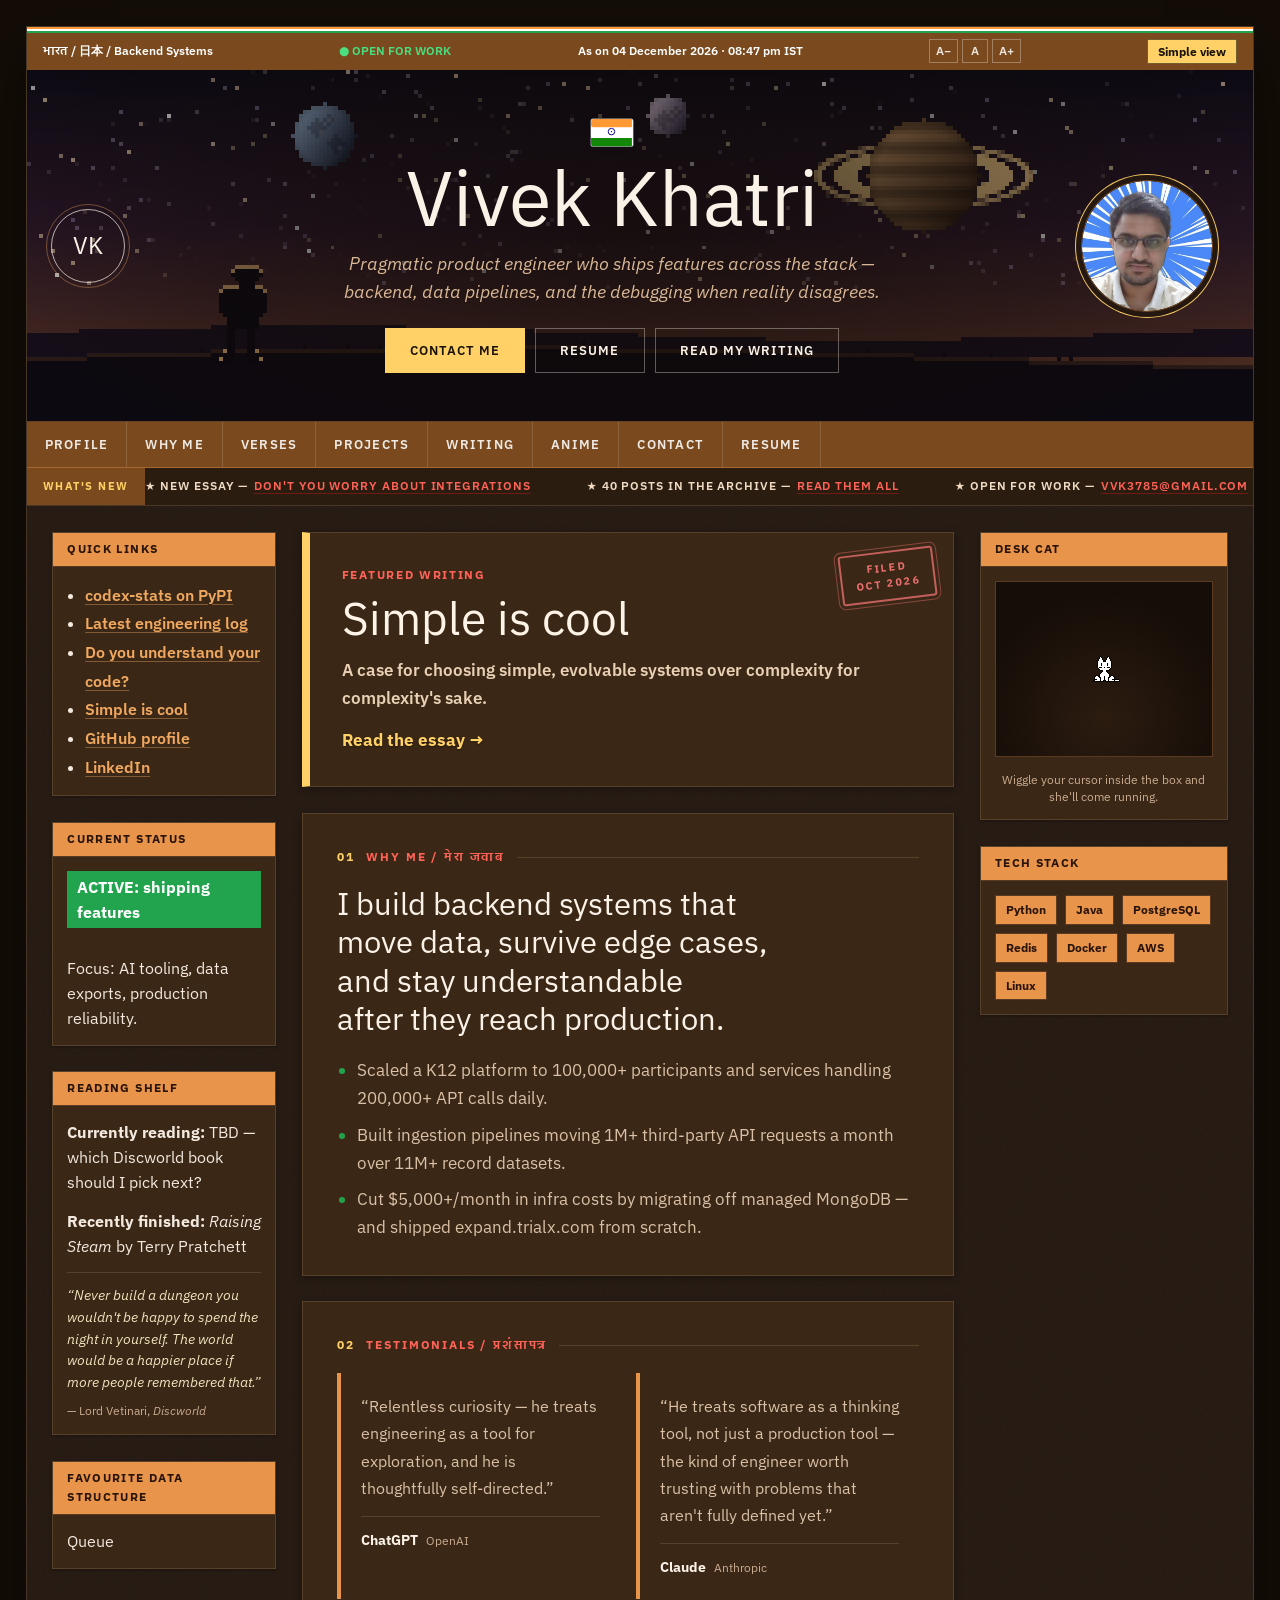
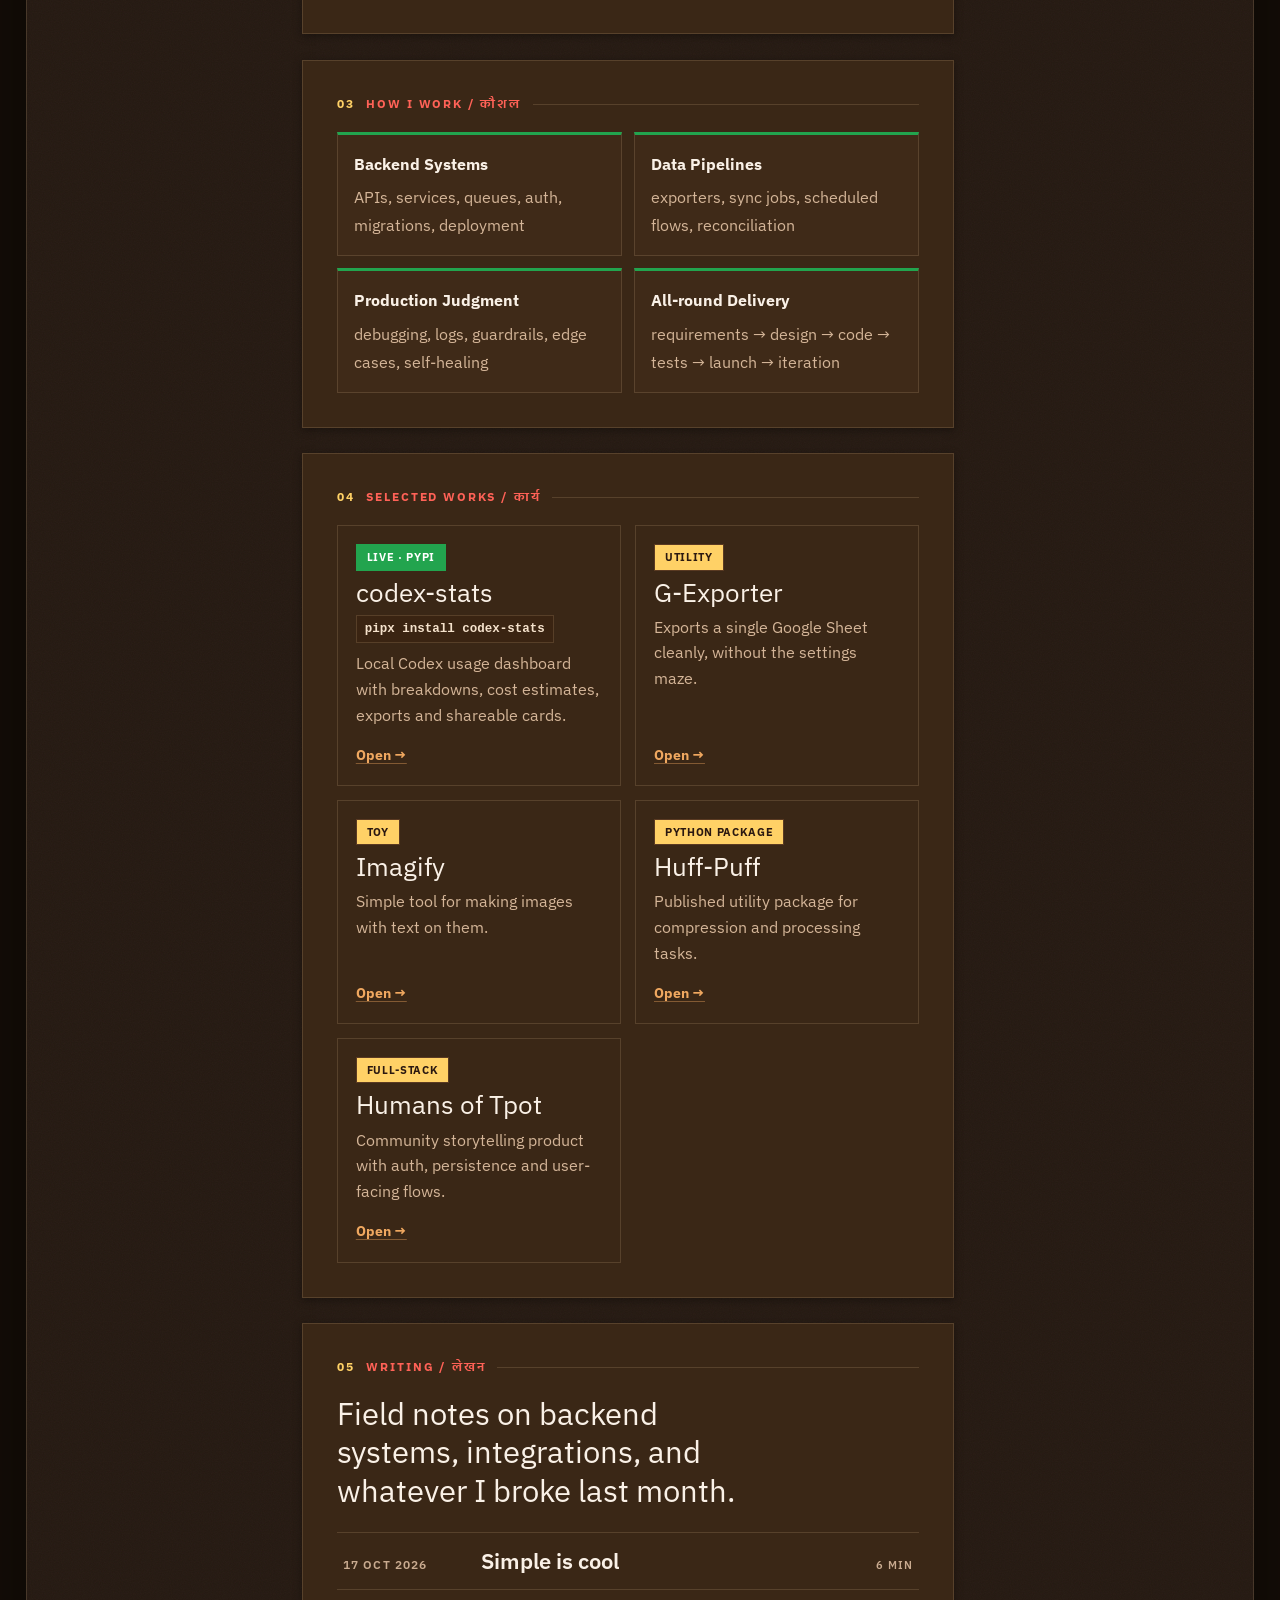
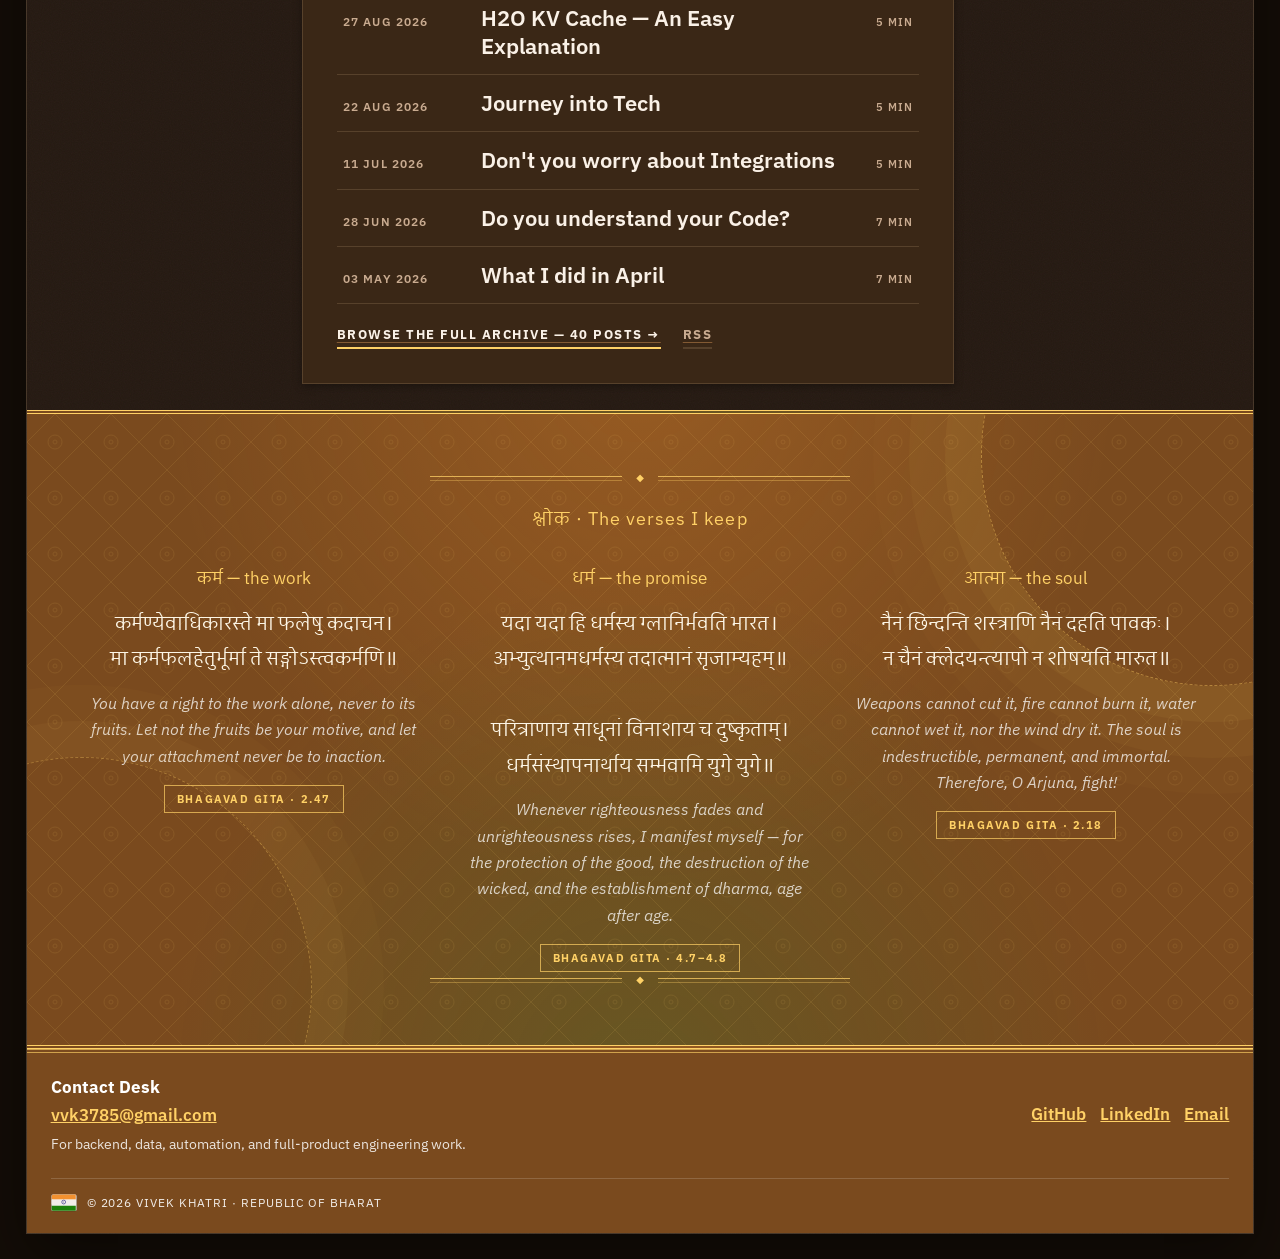
<file: index.html>
<!DOCTYPE html>
<html lang="en">

<head>
    <meta charset="UTF-8">
    <meta name="viewport" content="width=device-width, initial-scale=1.0">
    <title>Vivek Khatri | Product Engineer</title>
    <meta name="description" content="Personal site of Vivek Khatri — product engineer who builds features end-to-end, from backend systems to user-facing experiences.">
    <meta property="og:title" content="Vivek Khatri | Product Engineer">
    <meta property="og:description" content="Product engineer who builds features end-to-end, from backend systems to user-facing experiences.">
    <meta name="twitter:card" content="summary">
    <meta name="twitter:title" content="Vivek Khatri | Product Engineer">
    <meta name="twitter:description" content="Product engineer who builds features end-to-end, from backend systems to user-facing experiences.">
    <link rel="icon" href="data:image/svg+xml,<svg xmlns='http://www.w3.org/2000/svg' viewBox='0 0 100 100'><circle cx='50' cy='50' r='46' fill='%23073b8e' stroke='%23fff' stroke-width='3' stroke-dasharray='6 3'/><text x='50' y='58' text-anchor='middle' fill='%23fff200' font-family='Georgia' font-size='36' font-weight='900'>VK</text></svg>">
    <link rel="canonical" href="https://vivek378521.github.io">
    <link rel="preconnect" href="https://fonts.googleapis.com">
    <link rel="preconnect" href="https://fonts.gstatic.com" crossorigin>
    <link href="https://fonts.googleapis.com/css2?family=IBM+Plex+Sans:wght@400;500;600;700&family=IBM+Plex+Sans+Devanagari:wght@400;600&family=Instrument+Serif:ital@0;1&family=Newsreader:ital,opsz,wght@0,6..72,400;0,6..72,600;1,6..72,400&family=Tiro+Devanagari+Sanskrit:ital@0;1&display=swap" rel="stylesheet">
    <link rel="stylesheet" href="style.css">
    <script type="application/ld+json">
    {
        "@context": "https://schema.org",
        "@type": "Person",
        "name": "Vivek Khatri",
        "url": "https://vivek378521.github.io",
        "jobTitle": "Product Engineer",
        "knowsAbout": ["Python", "Java", "PostgreSQL", "Redis", "Docker", "AWS", "Linux"],
        "sameAs": [
            "https://github.com/vivek378521",
            "https://linkedin.com/in/vivekkhatri007"
        ]
    }
    </script>
    <noscript>
        <style>
            .reveal { opacity: 1; transform: none; }
        </style>
    </noscript>
</head>

<body>
    <a class="skip-link" href="#portal-view">Skip to main content</a>
    <div class="page">
        <header class="site-header" id="top">
            <div class="utility-bar">
                <span>भारत / 日本 / Backend Systems</span>
                <span class="status-dot">● OPEN FOR WORK</span>
                <span id="gov-date">As on 08 October 2026</span>
                <span class="text-size" role="group" aria-label="Text size">
                    <button type="button" data-text-size="down" aria-label="Decrease text size">A−</button>
                    <button type="button" data-text-size="reset" aria-label="Reset text size">A</button>
                    <button type="button" data-text-size="up" aria-label="Increase text size">A+</button>
                </span>
                <button class="simple-toggle" type="button" data-view-target="simple">Simple view</button>
            </div>

            <div class="masthead">
                <canvas class="masthead-canvas" data-hero-scene aria-hidden="true"></canvas>
                <div class="emblem">VK</div>
                <div class="masthead-text">
                    <span class="masthead-flag" aria-hidden="true">
                        <svg viewBox="0 0 42 28" xmlns="http://www.w3.org/2000/svg" role="img">
                            <rect x="0.5" y="0.5" width="41" height="27" rx="2.5" fill="#fff" stroke="#0e1420" stroke-opacity="0.35"/>
                            <path d="M1 3.5a2.5 2.5 0 0 1 2.5-2.5H40v8H3.5A2.5 2.5 0 0 1 1 6.5z" fill="#ff9933"/>
                            <rect x="1" y="9" width="39" height="8" fill="#ffffff"/>
                            <path d="M1 19v5.5A2.5 2.5 0 0 0 3.5 27H40v-8z" fill="#138808"/>
                            <circle cx="20.5" cy="13" r="3.1" fill="none" stroke="#000080" stroke-width="0.9"/>
                            <circle cx="20.5" cy="13" r="0.7" fill="#000080"/>
                        </svg>
                    </span>
                    <h1 class="name">Vivek Khatri</h1>
                    <p class="subtitle">Pragmatic product engineer who ships features across the stack — backend, data pipelines, and the debugging when reality disagrees.</p>
                    <div class="cta-row">
                        <a class="btn btn-primary" href="mailto:vvk3785@gmail.com">Contact me</a>
                        <a class="btn btn-ghost" href="https://drive.google.com/file/d/19Wa-6nKX6SU4irh_yiMC8AuhtA-2hX3K/view?usp=sharing" target="_blank" rel="noopener">Resume</a>
                        <a class="btn btn-ghost" href="https://tech.peculiarvivek.com/simple-is-cool" target="_blank" rel="noopener">Read my writing</a>
                    </div>
                </div>
                <img src="my-face.jpeg" alt="Vivek Khatri" class="portrait" loading="lazy">
            </div>

            <nav class="main-nav" aria-label="Primary navigation">
                <a href="#profile">Profile</a>
                <a href="#position">Why me</a>
                <a href="#verses">Verses</a>
                <a href="#projects">Projects</a>
                <a href="#writing">Writing</a>
                <a href="anime.html">Anime</a>
                <a href="#contact">Contact</a>
                <a href="https://drive.google.com/file/d/19Wa-6nKX6SU4irh_yiMC8AuhtA-2hX3K/view?usp=sharing" target="_blank" rel="noopener">Resume</a>
            </nav>

            <div class="ticker" aria-label="Announcements">
                <span class="ticker-label">What's New</span>
                <div class="ticker-track">
                    <div class="ticker-content">
                        <div class="ticker-group">
                            <span>★ New essay — <a href="https://tech.peculiarvivek.com/don-t-you-worry-about-integrations" target="_blank" rel="noopener">Don't you worry about integrations</a></span>
                            <span>★ 40 posts in the archive — <a href="https://tech.peculiarvivek.com/archive" target="_blank" rel="noopener">Read them all</a></span>
                            <span>★ Open for work — <a href="mailto:vvk3785@gmail.com">vvk3785@gmail.com</a></span>
                            <span>★ codex-stats on PyPI — pipx install codex-stats</span>
                            <span>★ New: H2O KV cache, explained — <a href="https://tech.peculiarvivek.com/h2o-kv-cache-an-easy-explanation" target="_blank" rel="noopener">Read</a></span>
                        </div>
                        <div class="ticker-group" aria-hidden="true">
                            <span>★ New essay — <a href="https://tech.peculiarvivek.com/don-t-you-worry-about-integrations" target="_blank" rel="noopener">Don't you worry about integrations</a></span>
                            <span>★ 40 posts in the archive — <a href="https://tech.peculiarvivek.com/archive" target="_blank" rel="noopener">Read them all</a></span>
                            <span>★ Open for work — <a href="mailto:vvk3785@gmail.com">vvk3785@gmail.com</a></span>
                            <span>★ codex-stats on PyPI — pipx install codex-stats</span>
                            <span>★ New: H2O KV cache, explained — <a href="https://tech.peculiarvivek.com/h2o-kv-cache-an-easy-explanation" target="_blank" rel="noopener">Read</a></span>
                        </div>
                    </div>
                </div>
            </div>
        </header>

        <main class="portal-grid view-panel active" id="portal-view">
            <aside class="left-rail reveal" id="profile">
                <section class="box">
                    <h2>Quick Links</h2>
                    <ul class="link-list">
                        <li><a href="https://pypi.org/project/codex-stats/" target="_blank" rel="noopener">codex-stats on PyPI</a></li>
                        <li><a href="https://tech.peculiarvivek.com/what-i-did-in-april" target="_blank" rel="noopener">Latest engineering log</a></li>
                        <li><a href="https://tech.peculiarvivek.com/do-you-understand-your-code" target="_blank" rel="noopener">Do you understand your code?</a></li>
                        <li><a href="https://tech.peculiarvivek.com/simple-is-cool" target="_blank" rel="noopener">Simple is cool</a></li>
                        <li><a href="https://github.com/vivek378521" target="_blank" rel="noopener">GitHub profile</a></li>
                        <li><a href="https://linkedin.com/in/vivekkhatri007" target="_blank" rel="noopener">LinkedIn</a></li>
                    </ul>
                </section>

                <section class="box status-box">
                    <h2>Current Status</h2>
                    <p class="status-line">ACTIVE: shipping features</p>
                    <p>Focus: AI tooling, data exports, production reliability.</p>
                </section>

                <section class="box reading-box">
                    <h2>Reading Shelf</h2>
                    <p><strong>Currently reading:</strong> TBD — which Discworld book should I pick next?</p>
                    <p><strong>Recently finished:</strong> <em>Raising Steam</em> by Terry Pratchett</p>
                    <blockquote class="reading-quote">
                        “Never build a dungeon you wouldn't be happy to spend the night in yourself. The world would be a happier place if more people remembered that.”
                        <cite>— Lord Vetinari, <em>Discworld</em></cite>
                    </blockquote>
                </section>

                <section class="box">
                    <h2>Favourite Data Structure</h2>
                    <p>Queue</p>
                </section>
            </aside>

            <section class="main-panel">
                <a class="feature-card reveal" href="https://tech.peculiarvivek.com/simple-is-cool" target="_blank" rel="noopener">
                    <span class="stamp" aria-hidden="true">Filed<br>Oct 2026</span>
                    <span class="feature-kicker">Featured writing</span>
                    <h2>Simple is cool</h2>
                    <p>A case for choosing simple, evolvable systems over complexity for complexity's sake.</p>
                    <span class="feature-more">Read the essay →</span>
                </a>

                <section class="section reveal" id="position">
                    <p class="kicker">Why me / मेरा जवाब</p>
                    <p class="lede">I build backend systems that move data, survive edge cases, and stay understandable after they reach production.</p>
                    <ul class="plain-list">
                        <li>Scaled a K12 platform to 100,000+ participants and services handling 200,000+ API calls daily.</li>
                        <li>Built ingestion pipelines moving 1M+ third-party API requests a month over 11M+ record datasets.</li>
                        <li>Cut $5,000+/month in infra costs by migrating off managed MongoDB — and shipped expand.trialx.com from scratch.</li>
                    </ul>
                </section>

                <section class="section reveal" id="testimonials">
                    <p class="kicker">Testimonials / प्रशंसापत्र</p>
                    <div class="testimonial-grid">
                        <blockquote class="testimonial-card">
                            <p>“Relentless curiosity — he treats engineering as a tool for exploration, and he is thoughtfully self-directed.”</p>
                            <footer>
                                <span class="testimonial-author">ChatGPT</span>
                                <span class="testimonial-org">OpenAI</span>
                            </footer>
                        </blockquote>
                        <blockquote class="testimonial-card">
                            <p>“He treats software as a thinking tool, not just a production tool — the kind of engineer worth trusting with problems that aren't fully defined yet.”</p>
                            <footer>
                                <span class="testimonial-author">Claude</span>
                                <span class="testimonial-org">Anthropic</span>
                            </footer>
                        </blockquote>
                    </div>
                </section>

                <section class="section reveal" id="skills">
                    <p class="kicker">How I work / कौशल</p>
                    <div class="capability-grid">
                        <article>
                            <strong>Backend Systems</strong>
                            <span>APIs, services, queues, auth, migrations, deployment</span>
                        </article>
                        <article>
                            <strong>Data Pipelines</strong>
                            <span>exporters, sync jobs, scheduled flows, reconciliation</span>
                        </article>
                        <article>
                            <strong>Production Judgment</strong>
                            <span>debugging, logs, guardrails, edge cases, self-healing</span>
                        </article>
                        <article>
                            <strong>All-round Delivery</strong>
                            <span>requirements → design → code → tests → launch → iteration</span>
                        </article>
                    </div>
                </section>

                <section class="section reveal" id="projects">
                    <p class="kicker">Selected works / कार्य</p>
                    <div class="project-grid">
                        <article class="project-card">
                            <span class="chip chip-live">Live · PyPI</span>
                            <h3>codex-stats</h3>
                            <code class="install">pipx install codex-stats</code>
                            <p>Local Codex usage dashboard with breakdowns, cost estimates, exports and shareable cards.</p>
                            <a class="project-link" href="https://pypi.org/project/codex-stats/" target="_blank" rel="noopener">Open →</a>
                        </article>
                        <article class="project-card">
                            <span class="chip">Utility</span>
                            <h3>G-Exporter</h3>
                            <p>Exports a single Google Sheet cleanly, without the settings maze.</p>
                            <a class="project-link" href="https://gsheet-exporter.peculiarvivek.com/" target="_blank" rel="noopener">Open →</a>
                        </article>
                        <article class="project-card">
                            <span class="chip">Toy</span>
                            <h3>Imagify</h3>
                            <p>Simple tool for making images with text on them.</p>
                            <a class="project-link" href="https://imagify.peculiarvivek.com" target="_blank" rel="noopener">Open →</a>
                        </article>
                        <article class="project-card">
                            <span class="chip">Python package</span>
                            <h3>Huff-Puff</h3>
                            <p>Published utility package for compression and processing tasks.</p>
                            <a class="project-link" href="https://pypi.org/project/huff-puff/" target="_blank" rel="noopener">Open →</a>
                        </article>
                        <article class="project-card">
                            <span class="chip">Full-stack</span>
                            <h3>Humans of Tpot</h3>
                            <p>Community storytelling product with auth, persistence and user-facing flows.</p>
                            <a class="project-link" href="https://www.humansoftpot.com/" target="_blank" rel="noopener">Open →</a>
                        </article>
                    </div>
                </section>

                <section class="section reveal" id="writing">
                    <p class="kicker">Writing / लेखन</p>
                    <p class="lede">Field notes on backend systems, integrations, and whatever I broke last month.</p>
                    <ol class="post-list">
                        <li><a href="https://tech.peculiarvivek.com/simple-is-cool" target="_blank" rel="noopener">
                            <span class="post-date">17 Oct 2026</span>
                            <span class="post-title">Simple is cool</span>
                            <span class="post-meta">6 min</span>
                        </a></li>
                        <li><a href="https://tech.peculiarvivek.com/h2o-kv-cache-an-easy-explanation" target="_blank" rel="noopener">
                            <span class="post-date">27 Aug 2026</span>
                            <span class="post-title">H2O KV Cache — An Easy Explanation</span>
                            <span class="post-meta">5 min</span>
                        </a></li>
                        <li><a href="https://tech.peculiarvivek.com/journey-into-tech" target="_blank" rel="noopener">
                            <span class="post-date">22 Aug 2026</span>
                            <span class="post-title">Journey into Tech</span>
                            <span class="post-meta">5 min</span>
                        </a></li>
                        <li><a href="https://tech.peculiarvivek.com/don-t-you-worry-about-integrations" target="_blank" rel="noopener">
                            <span class="post-date">11 Jul 2026</span>
                            <span class="post-title">Don't you worry about Integrations</span>
                            <span class="post-meta">5 min</span>
                        </a></li>
                        <li><a href="https://tech.peculiarvivek.com/do-you-understand-your-code" target="_blank" rel="noopener">
                            <span class="post-date">28 Jun 2026</span>
                            <span class="post-title">Do you understand your Code?</span>
                            <span class="post-meta">7 min</span>
                        </a></li>
                        <li><a href="https://tech.peculiarvivek.com/what-i-did-in-april" target="_blank" rel="noopener">
                            <span class="post-date">03 May 2026</span>
                            <span class="post-title">What I did in April</span>
                            <span class="post-meta">7 min</span>
                        </a></li>
                    </ol>
                    <a class="archive-link" href="https://tech.peculiarvivek.com/archive" target="_blank" rel="noopener">Browse the full archive — 40 posts →</a>
                    <a class="archive-link archive-link--rss" href="https://tech.peculiarvivek.com/rss.xml" target="_blank" rel="noopener">RSS</a>
                </section>
            </section>

            <aside class="right-rail reveal">
                <section class="box cat-box">
                    <h2>Desk Cat</h2>
                    <div class="oneko-stage" data-oneko aria-hidden="true"></div>
                    <p class="cat-hint">Wiggle your cursor inside the box and she'll come running.</p>
                </section>

                <section class="box">
                    <h2>Tech Stack</h2>
                    <div class="tag-cloud">
                        <span>Python</span>
                        <span>Java</span>
                        <span>PostgreSQL</span>
                        <span>Redis</span>
                        <span>Docker</span>
                        <span>AWS</span>
                        <span>Linux</span>
                    </div>
                </section>

            </aside>
        </main>

        <section class="verse-band reveal" id="verses" aria-label="Verses I keep">
            <div class="verse-band-inner">
                <div class="band-rule" aria-hidden="true"><span>◆</span></div>

                <p class="band-kicker">श्लोक · The verses I keep</p>

                <div class="band-grid">
                    <figure class="verse">
                        <p class="verse-label">कर्म — the work</p>
                        <blockquote class="verse-text">
                            कर्मण्येवाधिकारस्ते मा फलेषु कदाचन।<br>
                            मा कर्मफलहेतुर्भूर्मा ते सङ्गोऽस्त्वकर्मणि॥
                        </blockquote>
                        <figcaption class="verse-meaning">
                            You have a right to the work alone, never to its fruits. Let not the fruits be your motive, and let your attachment never be to inaction.
                        </figcaption>
                        <span class="verse-ref">Bhagavad Gita · 2.47</span>
                    </figure>

                    <figure class="verse">
                        <p class="verse-label">धर्म — the promise</p>
                        <blockquote class="verse-text">
                            यदा यदा हि धर्मस्य ग्लानिर्भवति भारत।<br>
                            अभ्युत्थानमधर्मस्य तदात्मानं सृजाम्यहम्॥<br><br>
                            परित्राणाय साधूनां विनाशाय च दुष्कृताम्।<br>
                            धर्मसंस्थापनार्थाय सम्भवामि युगे युगे॥
                        </blockquote>
                        <figcaption class="verse-meaning">
                            Whenever righteousness fades and unrighteousness rises, I manifest myself — for the protection of the good, the destruction of the wicked, and the establishment of dharma, age after age.
                        </figcaption>
                        <span class="verse-ref">Bhagavad Gita · 4.7–4.8</span>
                    </figure>

                    <figure class="verse">
                        <p class="verse-label">आत्मा — the soul</p>
                        <blockquote class="verse-text">
                            नैनं छिन्दन्ति शस्त्राणि नैनं दहति पावकः।<br>
                            न चैनं क्लेदयन्त्यापो न शोषयति मारुत॥
                        </blockquote>
                        <figcaption class="verse-meaning">
                            Weapons cannot cut it, fire cannot burn it, water cannot wet it, nor the wind dry it. The soul is indestructible, permanent, and immortal. Therefore, O Arjuna, fight!
                        </figcaption>
                        <span class="verse-ref">Bhagavad Gita · 2.18</span>
                    </figure>
                </div>

                <div class="band-rule" aria-hidden="true"><span>◆</span></div>
            </div>
        </section>

        <section class="simple-view view-panel" id="simple-view" aria-label="Simple website view">
            <div class="simple-card">
                <button class="back-to-portal" type="button" data-view-target="portal">← Back to portal</button>
                <p class="simple-kicker">Vivek Khatri</p>
                <h2>Product engineer who ships features end-to-end.</h2>
                <p>APIs, data pipelines, automation, and production debugging.</p>
                <div class="simple-links">
                    <a class="btn btn-primary" href="mailto:vvk3785@gmail.com">Contact me</a>
                    <a href="https://pypi.org/project/codex-stats/" target="_blank" rel="noopener">codex-stats</a>
                    <a href="https://tech.peculiarvivek.com/don-t-you-worry-about-integrations" target="_blank" rel="noopener">Integration checklist</a>
                    <a href="https://tech.peculiarvivek.com/do-you-understand-your-code" target="_blank" rel="noopener">Do you understand your code?</a>
                    <a href="https://github.com/vivek378521" target="_blank" rel="noopener">GitHub</a>
                    <a href="https://linkedin.com/in/vivekkhatri007" target="_blank" rel="noopener">LinkedIn</a>
                    <a href="mailto:vvk3785@gmail.com">Email</a>
                </div>
            </div>
        </section>

        <footer class="footer" id="contact">
            <div>
                <strong>Contact Desk</strong><br>
                <a href="mailto:vvk3785@gmail.com" style="color: var(--gold); font-weight: 600;">vvk3785@gmail.com</a>
                <p>For backend, data, automation, and full-product engineering work.</p>
            </div>
            <nav>
                <a href="https://github.com/vivek378521" target="_blank" rel="noopener">GitHub</a>
                <a href="https://linkedin.com/in/vivekkhatri007" target="_blank" rel="noopener">LinkedIn</a>
                <a href="mailto:vvk3785@gmail.com">Email</a>
            </nav>

            <div class="footer-sign">
                <svg viewBox="0 0 42 28" xmlns="http://www.w3.org/2000/svg" aria-hidden="true">
                    <rect x="0.5" y="0.5" width="41" height="27" rx="2.5" fill="#fff" stroke="#0e1420" stroke-opacity="0.35"/>
                    <path d="M1 3.5a2.5 2.5 0 0 1 2.5-2.5H40v8H3.5A2.5 2.5 0 0 1 1 6.5z" fill="#ff9933"/>
                    <rect x="1" y="9" width="39" height="8" fill="#ffffff"/>
                    <path d="M1 19v5.5A2.5 2.5 0 0 0 3.5 27H40v-8z" fill="#138808"/>
                    <circle cx="20.5" cy="13" r="3.1" fill="none" stroke="#000080" stroke-width="0.9"/>
                    <circle cx="20.5" cy="13" r="0.7" fill="#000080"/>
                </svg>
                <span>© 2026 Vivek Khatri · Republic of Bharat</span>
            </div>
        </footer>
    </div>

    <script src="script.js"></script>
    <script src="oneko.js" data-cat="oneko.gif"></script>
</body>

</html>
</file>
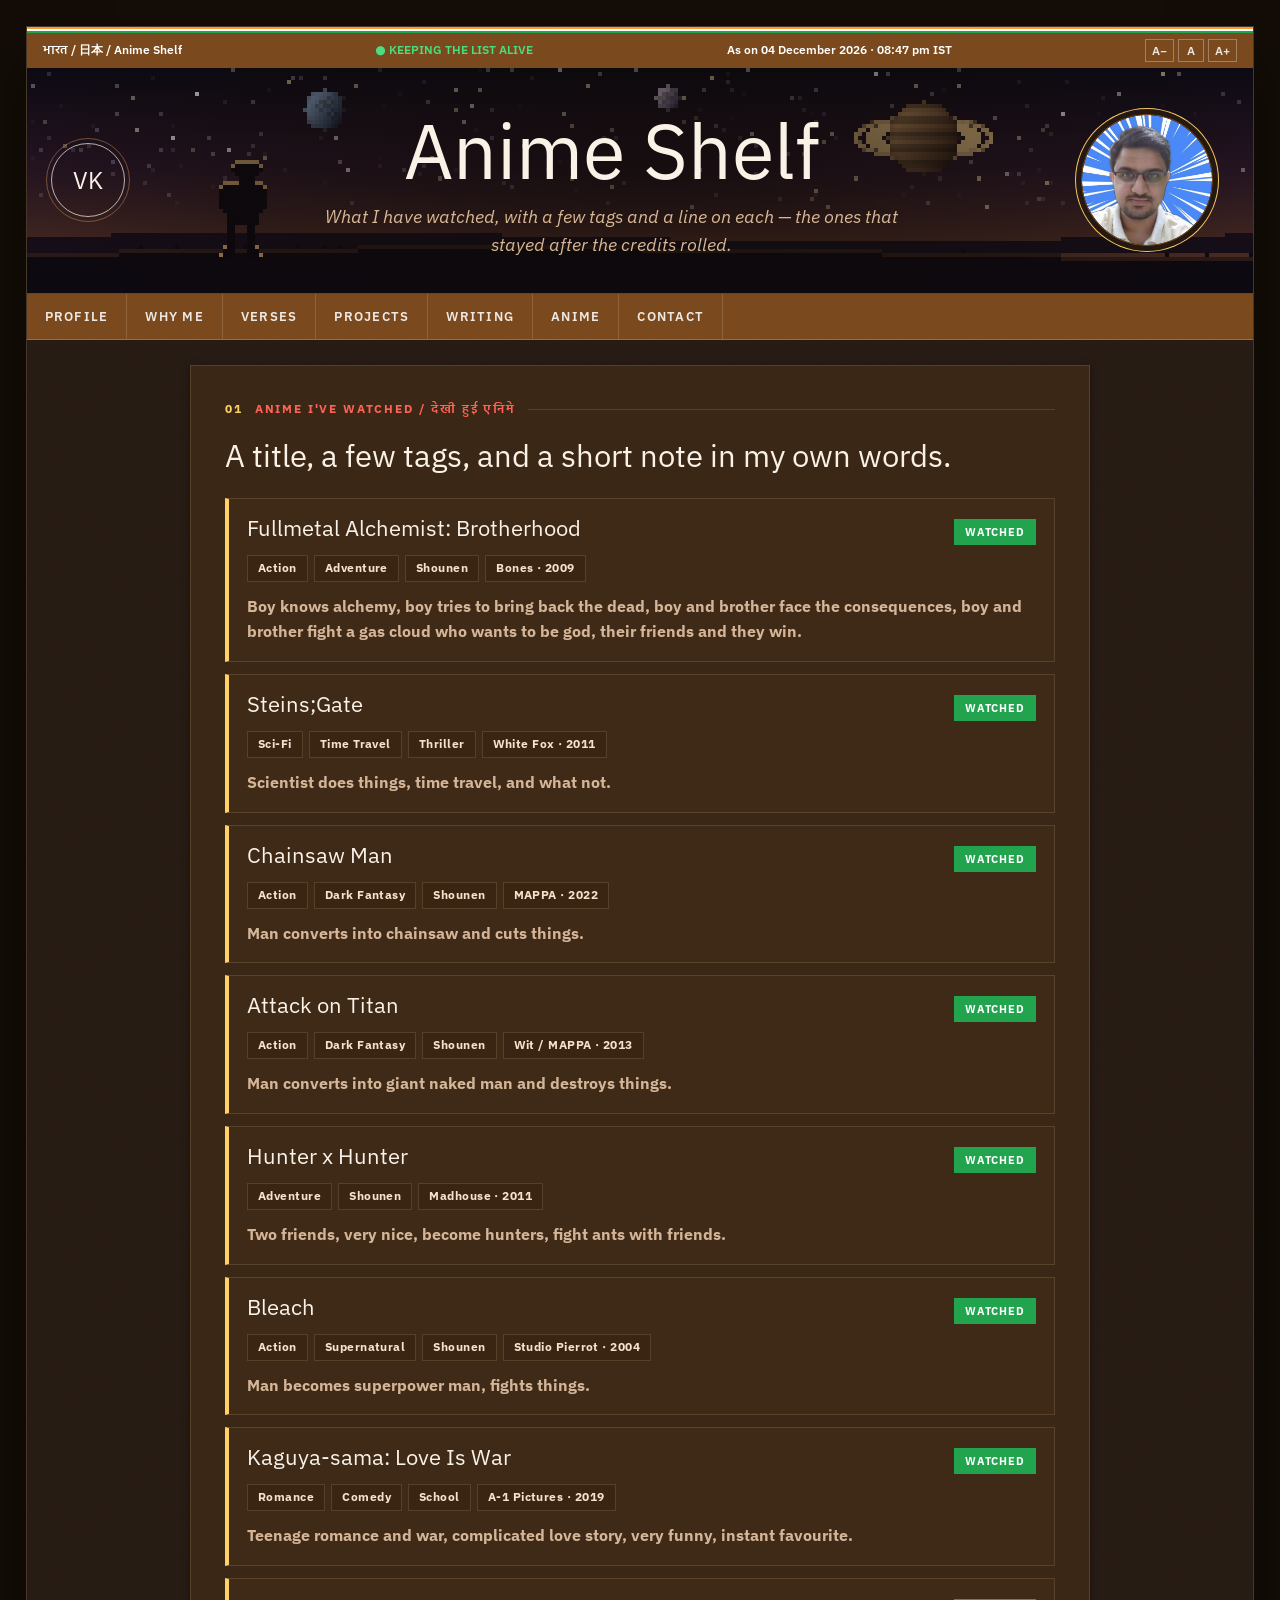
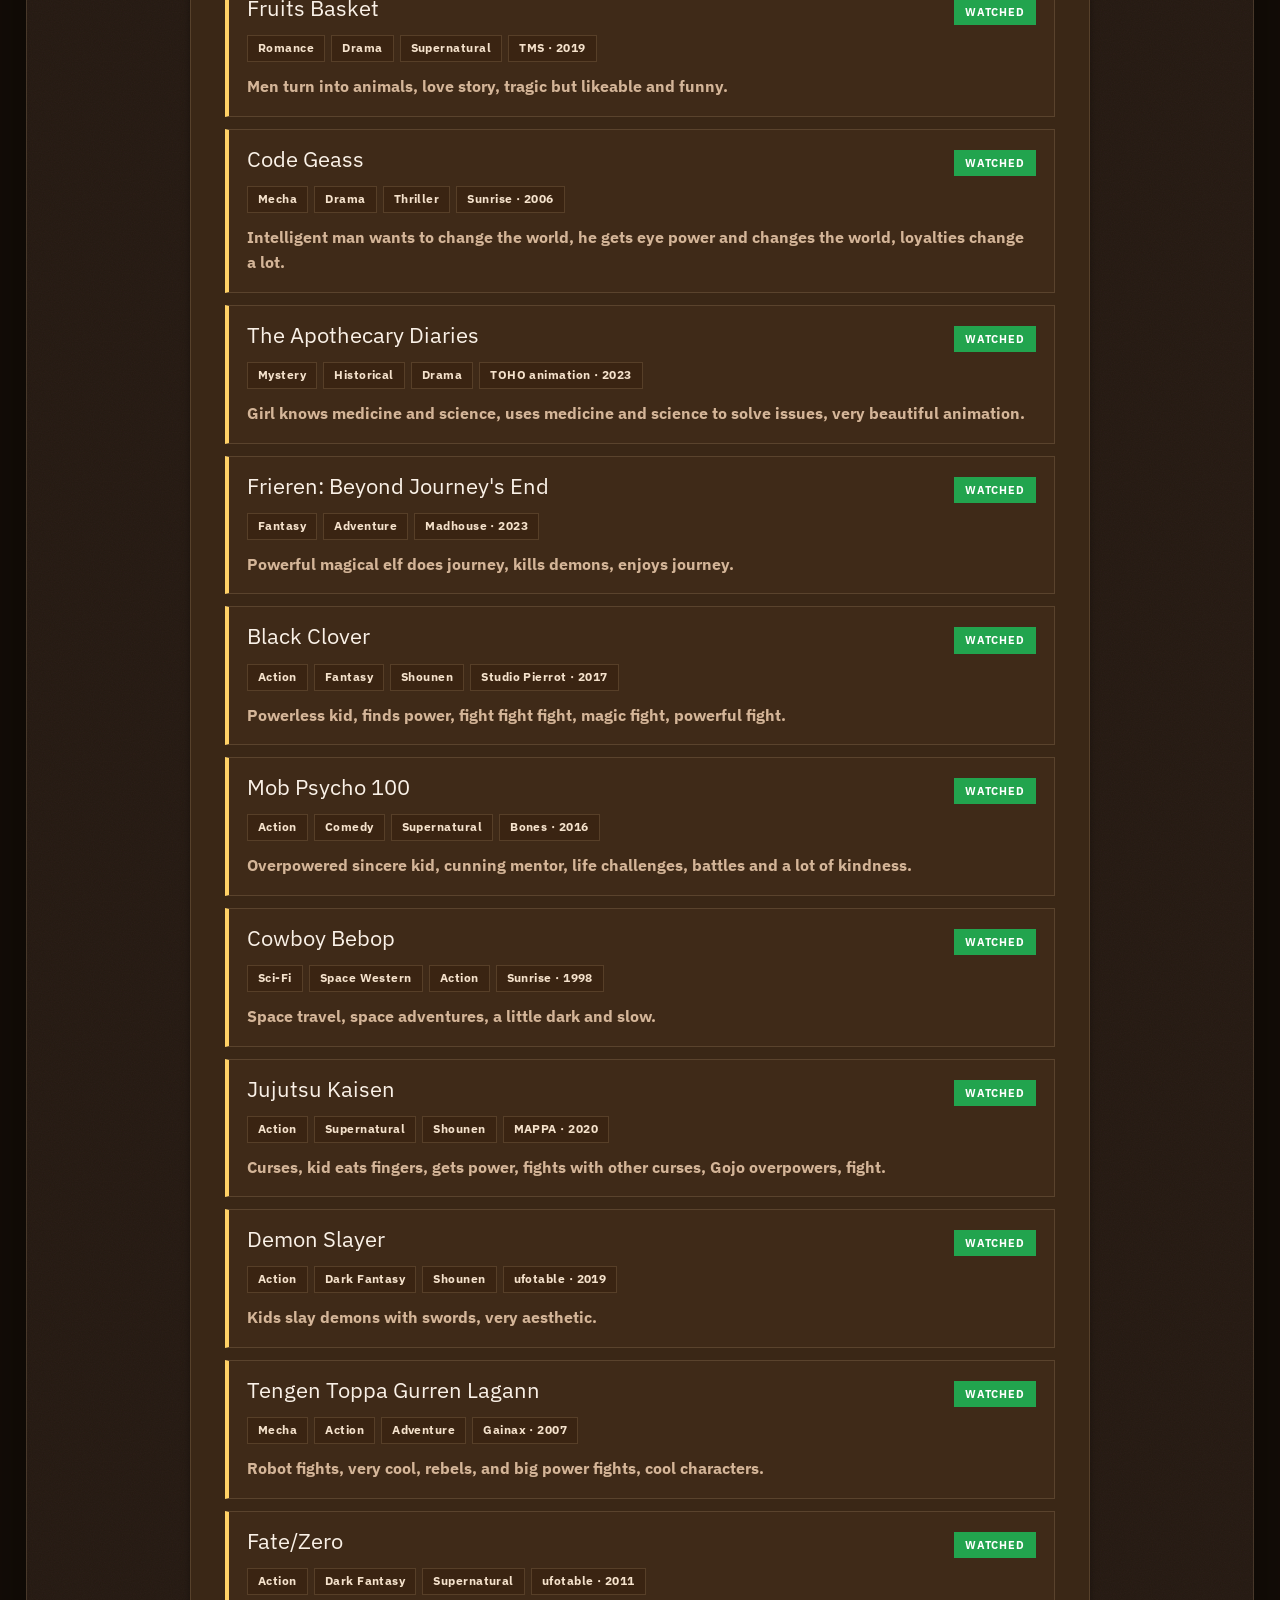
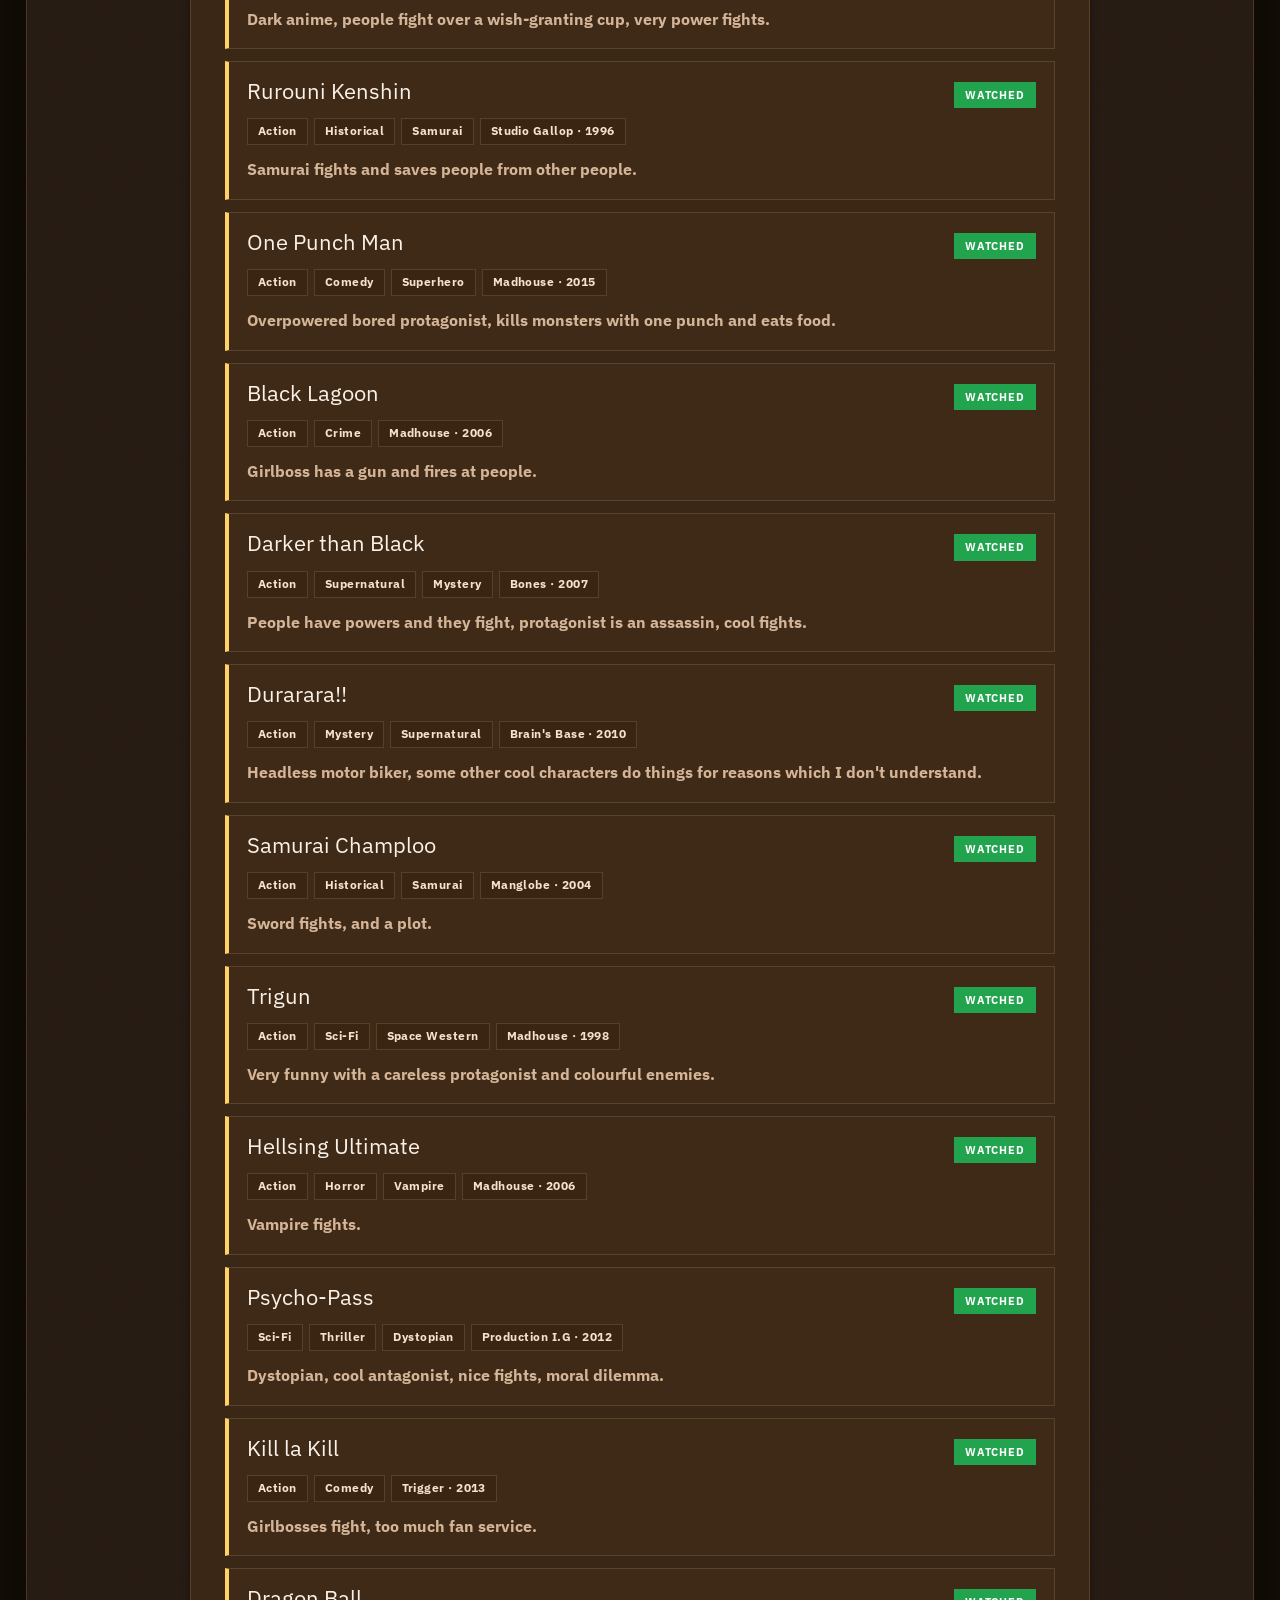
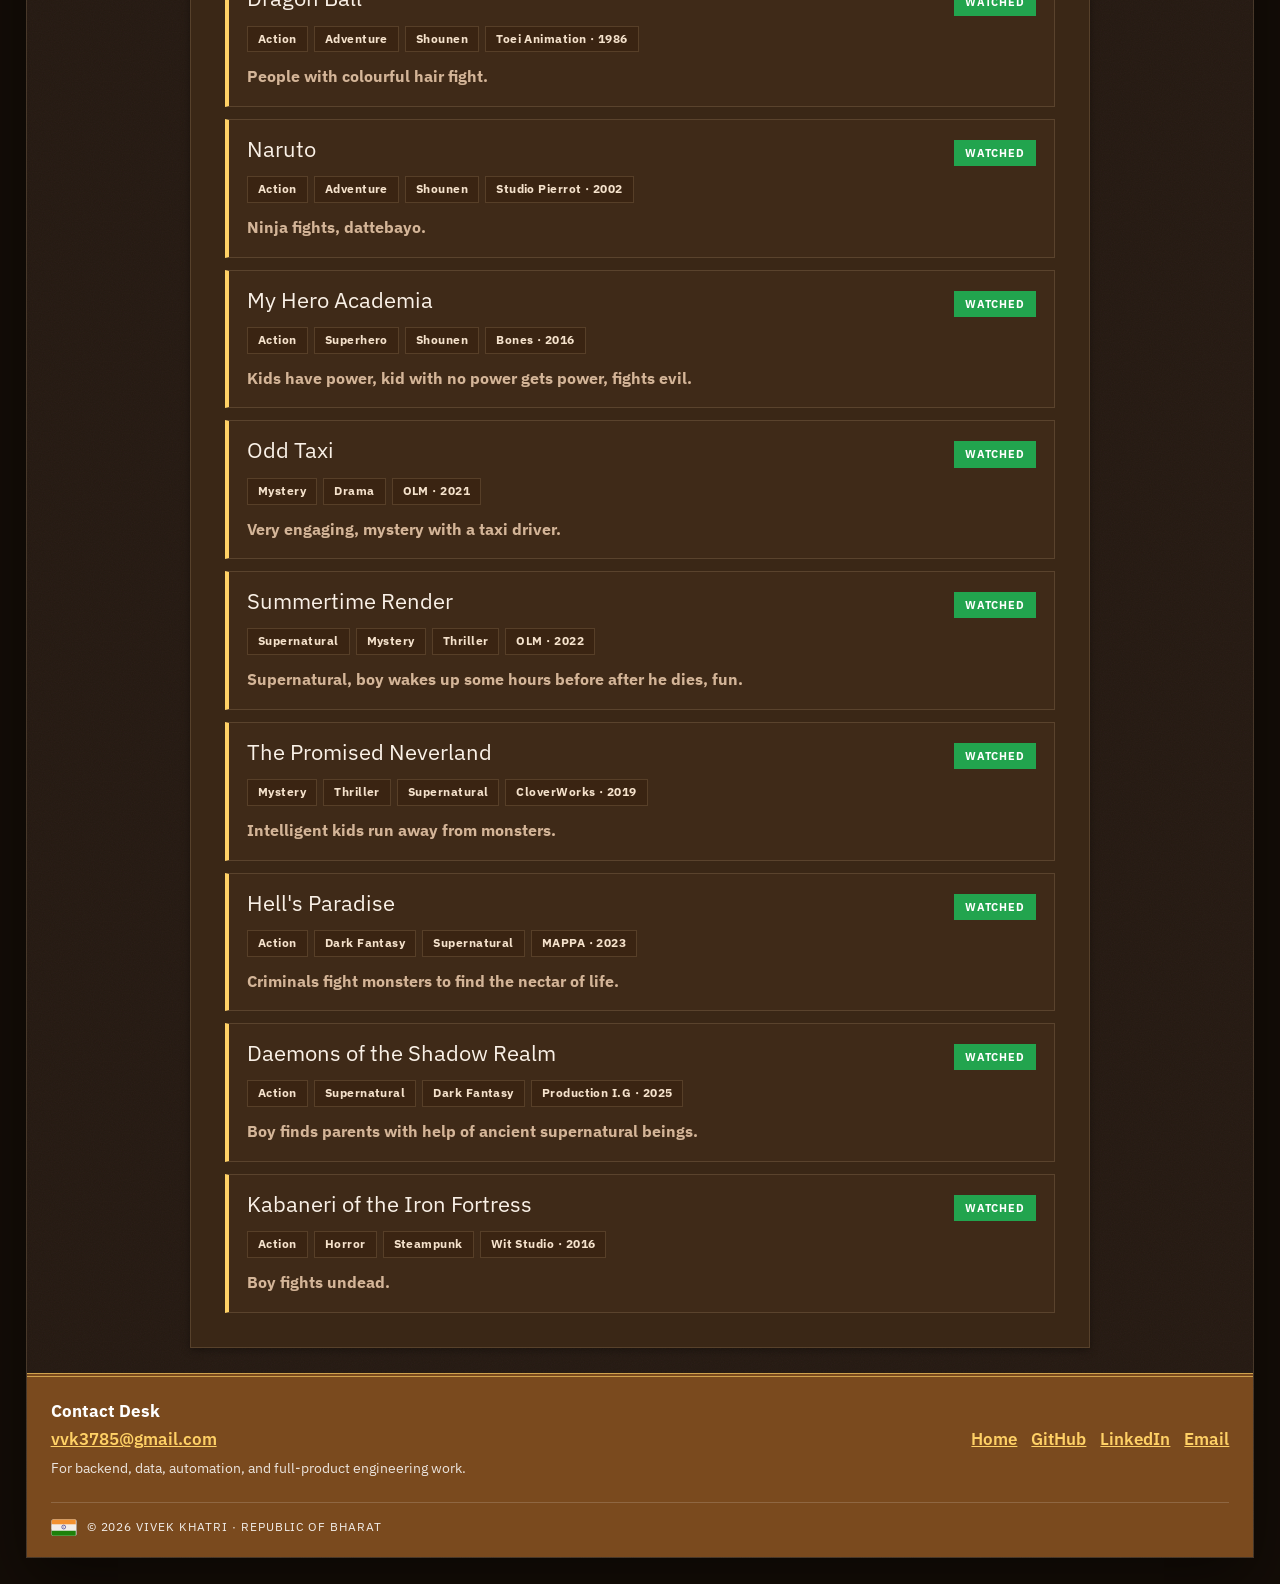
<file: anime.html>
<!DOCTYPE html>
<html lang="en">

<head>
    <meta charset="UTF-8">
    <meta name="viewport" content="width=device-width, initial-scale=1.0">
    <title>Anime Shelf | Vivek Khatri</title>
    <meta name="description" content="The anime Vivek Khatri has watched — a title, a few tags, and a short note on each.">
    <meta property="og:title" content="Anime Shelf | Vivek Khatri">
    <meta property="og:description" content="The anime Vivek Khatri has watched — a title, a few tags, and a short note on each.">
    <meta name="twitter:card" content="summary">
    <link rel="icon" href="data:image/svg+xml,<svg xmlns='http://www.w3.org/2000/svg' viewBox='0 0 100 100'><circle cx='50' cy='50' r='46' fill='%23073b8e' stroke='%23fff' stroke-width='3' stroke-dasharray='6 3'/><text x='50' y='58' text-anchor='middle' fill='%23fff200' font-family='Georgia' font-size='36' font-weight='900'>VK</text></svg>">
    <link rel="canonical" href="https://vivek378521.github.io/anime.html">
    <link rel="preconnect" href="https://fonts.googleapis.com">
    <link rel="preconnect" href="https://fonts.gstatic.com" crossorigin>
    <link href="https://fonts.googleapis.com/css2?family=IBM+Plex+Sans:wght@400;500;600;700&family=IBM+Plex+Sans+Devanagari:wght@400;600&family=Instrument+Serif:ital@0;1&family=Newsreader:ital,opsz,wght@0,6..72,400;0,6..72,600;1,6..72,400&family=Tiro+Devanagari+Sanskrit:ital@0;1&display=swap" rel="stylesheet">
    <link rel="stylesheet" href="style.css">
    <noscript>
        <style>
            .reveal { opacity: 1; transform: none; }
        </style>
    </noscript>
</head>

<body>
    <a class="skip-link" href="#anime-main">Skip to main content</a>
    <div class="page">
        <header class="site-header" id="top">
            <div class="utility-bar">
                <span>भारत / 日本 / Anime Shelf</span>
                <span class="status-dot">● KEEPING THE LIST ALIVE</span>
                <span id="gov-date">As on 08 October 2026</span>
                <span class="text-size" role="group" aria-label="Text size">
                    <button type="button" data-text-size="down" aria-label="Decrease text size">A−</button>
                    <button type="button" data-text-size="reset" aria-label="Reset text size">A</button>
                    <button type="button" data-text-size="up" aria-label="Increase text size">A+</button>
                </span>
            </div>

            <div class="masthead masthead--compact">
                <canvas class="masthead-canvas" data-hero-scene aria-hidden="true"></canvas>
                <div class="emblem">VK</div>
                <div class="masthead-text">
                    <h1 class="name">Anime Shelf</h1>
                    <p class="subtitle">What I have watched, with a few tags and a line on each — the ones that stayed after the credits rolled.</p>
                </div>
                <img src="my-face.jpeg" alt="Vivek Khatri" class="portrait" loading="lazy">
            </div>

            <nav class="main-nav" aria-label="Primary navigation">
                <a href="index.html#profile">Profile</a>
                <a href="index.html#position">Why me</a>
                <a href="index.html#verses">Verses</a>
                <a href="index.html#projects">Projects</a>
                <a href="index.html#writing">Writing</a>
                <a href="anime.html" aria-current="page">Anime</a>
                <a href="index.html#contact">Contact</a>
            </nav>
        </header>

        <main class="subpage" id="anime-main">
            <section class="section reveal" id="anime">
                <p class="kicker">Anime I've watched / देखी हुई एनिमे</p>
                <p class="lede">A title, a few tags, and a short note in my own words.</p>

                <div class="anime-list">
                    <article class="anime-item">
                        <div class="anime-item-head">
                            <h3>Fullmetal Alchemist: Brotherhood</h3>
                            <span class="anime-status anime-status--watched">Watched</span>
                        </div>
                        <div class="anime-tags">
                            <span class="tag">Action</span>
                            <span class="tag">Adventure</span>
                            <span class="tag">Shounen</span>
                            <span class="tag">Bones · 2009</span>
                        </div>
                        <p>Boy knows alchemy, boy tries to bring back the dead, boy and brother face the consequences, boy and brother fight a gas cloud who wants to be god, their friends and they win.</p>
                    </article>

                    <article class="anime-item">
                        <div class="anime-item-head">
                            <h3>Steins;Gate</h3>
                            <span class="anime-status anime-status--watched">Watched</span>
                        </div>
                        <div class="anime-tags">
                            <span class="tag">Sci-Fi</span>
                            <span class="tag">Time Travel</span>
                            <span class="tag">Thriller</span>
                            <span class="tag">White Fox · 2011</span>
                        </div>
                        <p>Scientist does things, time travel, and what not.</p>
                    </article>

                    <article class="anime-item">
                        <div class="anime-item-head">
                            <h3>Chainsaw Man</h3>
                            <span class="anime-status anime-status--watched">Watched</span>
                        </div>
                        <div class="anime-tags">
                            <span class="tag">Action</span>
                            <span class="tag">Dark Fantasy</span>
                            <span class="tag">Shounen</span>
                            <span class="tag">MAPPA · 2022</span>
                        </div>
                        <p>Man converts into chainsaw and cuts things.</p>
                    </article>

                    <article class="anime-item">
                        <div class="anime-item-head">
                            <h3>Attack on Titan</h3>
                            <span class="anime-status anime-status--watched">Watched</span>
                        </div>
                        <div class="anime-tags">
                            <span class="tag">Action</span>
                            <span class="tag">Dark Fantasy</span>
                            <span class="tag">Shounen</span>
                            <span class="tag">Wit / MAPPA · 2013</span>
                        </div>
                        <p>Man converts into giant naked man and destroys things.</p>
                    </article>

                    <article class="anime-item">
                        <div class="anime-item-head">
                            <h3>Hunter x Hunter</h3>
                            <span class="anime-status anime-status--watched">Watched</span>
                        </div>
                        <div class="anime-tags">
                            <span class="tag">Adventure</span>
                            <span class="tag">Shounen</span>
                            <span class="tag">Madhouse · 2011</span>
                        </div>
                        <p>Two friends, very nice, become hunters, fight ants with friends.</p>
                    </article>

                    <article class="anime-item">
                        <div class="anime-item-head">
                            <h3>Bleach</h3>
                            <span class="anime-status anime-status--watched">Watched</span>
                        </div>
                        <div class="anime-tags">
                            <span class="tag">Action</span>
                            <span class="tag">Supernatural</span>
                            <span class="tag">Shounen</span>
                            <span class="tag">Studio Pierrot · 2004</span>
                        </div>
                        <p>Man becomes superpower man, fights things.</p>
                    </article>

                    <article class="anime-item">
                        <div class="anime-item-head">
                            <h3>Kaguya-sama: Love Is War</h3>
                            <span class="anime-status anime-status--watched">Watched</span>
                        </div>
                        <div class="anime-tags">
                            <span class="tag">Romance</span>
                            <span class="tag">Comedy</span>
                            <span class="tag">School</span>
                            <span class="tag">A-1 Pictures · 2019</span>
                        </div>
                        <p>Teenage romance and war, complicated love story, very funny, instant favourite.</p>
                    </article>

                    <article class="anime-item">
                        <div class="anime-item-head">
                            <h3>Fruits Basket</h3>
                            <span class="anime-status anime-status--watched">Watched</span>
                        </div>
                        <div class="anime-tags">
                            <span class="tag">Romance</span>
                            <span class="tag">Drama</span>
                            <span class="tag">Supernatural</span>
                            <span class="tag">TMS · 2019</span>
                        </div>
                        <p>Men turn into animals, love story, tragic but likeable and funny.</p>
                    </article>

                    <article class="anime-item">
                        <div class="anime-item-head">
                            <h3>Code Geass</h3>
                            <span class="anime-status anime-status--watched">Watched</span>
                        </div>
                        <div class="anime-tags">
                            <span class="tag">Mecha</span>
                            <span class="tag">Drama</span>
                            <span class="tag">Thriller</span>
                            <span class="tag">Sunrise · 2006</span>
                        </div>
                        <p>Intelligent man wants to change the world, he gets eye power and changes the world, loyalties change a lot.</p>
                    </article>

                    <article class="anime-item">
                        <div class="anime-item-head">
                            <h3>The Apothecary Diaries</h3>
                            <span class="anime-status anime-status--watched">Watched</span>
                        </div>
                        <div class="anime-tags">
                            <span class="tag">Mystery</span>
                            <span class="tag">Historical</span>
                            <span class="tag">Drama</span>
                            <span class="tag">TOHO animation · 2023</span>
                        </div>
                        <p>Girl knows medicine and science, uses medicine and science to solve issues, very beautiful animation.</p>
                    </article>

                    <article class="anime-item">
                        <div class="anime-item-head">
                            <h3>Frieren: Beyond Journey's End</h3>
                            <span class="anime-status anime-status--watched">Watched</span>
                        </div>
                        <div class="anime-tags">
                            <span class="tag">Fantasy</span>
                            <span class="tag">Adventure</span>
                            <span class="tag">Madhouse · 2023</span>
                        </div>
                        <p>Powerful magical elf does journey, kills demons, enjoys journey.</p>
                    </article>

                    <article class="anime-item">
                        <div class="anime-item-head">
                            <h3>Black Clover</h3>
                            <span class="anime-status anime-status--watched">Watched</span>
                        </div>
                        <div class="anime-tags">
                            <span class="tag">Action</span>
                            <span class="tag">Fantasy</span>
                            <span class="tag">Shounen</span>
                            <span class="tag">Studio Pierrot · 2017</span>
                        </div>
                        <p>Powerless kid, finds power, fight fight fight, magic fight, powerful fight.</p>
                    </article>

                    <article class="anime-item">
                        <div class="anime-item-head">
                            <h3>Mob Psycho 100</h3>
                            <span class="anime-status anime-status--watched">Watched</span>
                        </div>
                        <div class="anime-tags">
                            <span class="tag">Action</span>
                            <span class="tag">Comedy</span>
                            <span class="tag">Supernatural</span>
                            <span class="tag">Bones · 2016</span>
                        </div>
                        <p>Overpowered sincere kid, cunning mentor, life challenges, battles and a lot of kindness.</p>
                    </article>

                    <article class="anime-item">
                        <div class="anime-item-head">
                            <h3>Cowboy Bebop</h3>
                            <span class="anime-status anime-status--watched">Watched</span>
                        </div>
                        <div class="anime-tags">
                            <span class="tag">Sci-Fi</span>
                            <span class="tag">Space Western</span>
                            <span class="tag">Action</span>
                            <span class="tag">Sunrise · 1998</span>
                        </div>
                        <p>Space travel, space adventures, a little dark and slow.</p>
                    </article>

                    <article class="anime-item">
                        <div class="anime-item-head">
                            <h3>Jujutsu Kaisen</h3>
                            <span class="anime-status anime-status--watched">Watched</span>
                        </div>
                        <div class="anime-tags">
                            <span class="tag">Action</span>
                            <span class="tag">Supernatural</span>
                            <span class="tag">Shounen</span>
                            <span class="tag">MAPPA · 2020</span>
                        </div>
                        <p>Curses, kid eats fingers, gets power, fights with other curses, Gojo overpowers, fight.</p>
                    </article>

                    <article class="anime-item">
                        <div class="anime-item-head">
                            <h3>Demon Slayer</h3>
                            <span class="anime-status anime-status--watched">Watched</span>
                        </div>
                        <div class="anime-tags">
                            <span class="tag">Action</span>
                            <span class="tag">Dark Fantasy</span>
                            <span class="tag">Shounen</span>
                            <span class="tag">ufotable · 2019</span>
                        </div>
                        <p>Kids slay demons with swords, very aesthetic.</p>
                    </article>

                    <article class="anime-item">
                        <div class="anime-item-head">
                            <h3>Tengen Toppa Gurren Lagann</h3>
                            <span class="anime-status anime-status--watched">Watched</span>
                        </div>
                        <div class="anime-tags">
                            <span class="tag">Mecha</span>
                            <span class="tag">Action</span>
                            <span class="tag">Adventure</span>
                            <span class="tag">Gainax · 2007</span>
                        </div>
                        <p>Robot fights, very cool, rebels, and big power fights, cool characters.</p>
                    </article>

                    <article class="anime-item">
                        <div class="anime-item-head">
                            <h3>Fate/Zero</h3>
                            <span class="anime-status anime-status--watched">Watched</span>
                        </div>
                        <div class="anime-tags">
                            <span class="tag">Action</span>
                            <span class="tag">Dark Fantasy</span>
                            <span class="tag">Supernatural</span>
                            <span class="tag">ufotable · 2011</span>
                        </div>
                        <p>Dark anime, people fight over a wish-granting cup, very power fights.</p>
                    </article>

                    <article class="anime-item">
                        <div class="anime-item-head">
                            <h3>Rurouni Kenshin</h3>
                            <span class="anime-status anime-status--watched">Watched</span>
                        </div>
                        <div class="anime-tags">
                            <span class="tag">Action</span>
                            <span class="tag">Historical</span>
                            <span class="tag">Samurai</span>
                            <span class="tag">Studio Gallop · 1996</span>
                        </div>
                        <p>Samurai fights and saves people from other people.</p>
                    </article>

                    <article class="anime-item">
                        <div class="anime-item-head">
                            <h3>One Punch Man</h3>
                            <span class="anime-status anime-status--watched">Watched</span>
                        </div>
                        <div class="anime-tags">
                            <span class="tag">Action</span>
                            <span class="tag">Comedy</span>
                            <span class="tag">Superhero</span>
                            <span class="tag">Madhouse · 2015</span>
                        </div>
                        <p>Overpowered bored protagonist, kills monsters with one punch and eats food.</p>
                    </article>

                    <article class="anime-item">
                        <div class="anime-item-head">
                            <h3>Black Lagoon</h3>
                            <span class="anime-status anime-status--watched">Watched</span>
                        </div>
                        <div class="anime-tags">
                            <span class="tag">Action</span>
                            <span class="tag">Crime</span>
                            <span class="tag">Madhouse · 2006</span>
                        </div>
                        <p>Girlboss has a gun and fires at people.</p>
                    </article>

                    <article class="anime-item">
                        <div class="anime-item-head">
                            <h3>Darker than Black</h3>
                            <span class="anime-status anime-status--watched">Watched</span>
                        </div>
                        <div class="anime-tags">
                            <span class="tag">Action</span>
                            <span class="tag">Supernatural</span>
                            <span class="tag">Mystery</span>
                            <span class="tag">Bones · 2007</span>
                        </div>
                        <p>People have powers and they fight, protagonist is an assassin, cool fights.</p>
                    </article>

                    <article class="anime-item">
                        <div class="anime-item-head">
                            <h3>Durarara!!</h3>
                            <span class="anime-status anime-status--watched">Watched</span>
                        </div>
                        <div class="anime-tags">
                            <span class="tag">Action</span>
                            <span class="tag">Mystery</span>
                            <span class="tag">Supernatural</span>
                            <span class="tag">Brain's Base · 2010</span>
                        </div>
                        <p>Headless motor biker, some other cool characters do things for reasons which I don't understand.</p>
                    </article>

                    <article class="anime-item">
                        <div class="anime-item-head">
                            <h3>Samurai Champloo</h3>
                            <span class="anime-status anime-status--watched">Watched</span>
                        </div>
                        <div class="anime-tags">
                            <span class="tag">Action</span>
                            <span class="tag">Historical</span>
                            <span class="tag">Samurai</span>
                            <span class="tag">Manglobe · 2004</span>
                        </div>
                        <p>Sword fights, and a plot.</p>
                    </article>

                    <article class="anime-item">
                        <div class="anime-item-head">
                            <h3>Trigun</h3>
                            <span class="anime-status anime-status--watched">Watched</span>
                        </div>
                        <div class="anime-tags">
                            <span class="tag">Action</span>
                            <span class="tag">Sci-Fi</span>
                            <span class="tag">Space Western</span>
                            <span class="tag">Madhouse · 1998</span>
                        </div>
                        <p>Very funny with a careless protagonist and colourful enemies.</p>
                    </article>

                    <article class="anime-item">
                        <div class="anime-item-head">
                            <h3>Hellsing Ultimate</h3>
                            <span class="anime-status anime-status--watched">Watched</span>
                        </div>
                        <div class="anime-tags">
                            <span class="tag">Action</span>
                            <span class="tag">Horror</span>
                            <span class="tag">Vampire</span>
                            <span class="tag">Madhouse · 2006</span>
                        </div>
                        <p>Vampire fights.</p>
                    </article>

                    <article class="anime-item">
                        <div class="anime-item-head">
                            <h3>Psycho-Pass</h3>
                            <span class="anime-status anime-status--watched">Watched</span>
                        </div>
                        <div class="anime-tags">
                            <span class="tag">Sci-Fi</span>
                            <span class="tag">Thriller</span>
                            <span class="tag">Dystopian</span>
                            <span class="tag">Production I.G · 2012</span>
                        </div>
                        <p>Dystopian, cool antagonist, nice fights, moral dilemma.</p>
                    </article>

                    <article class="anime-item">
                        <div class="anime-item-head">
                            <h3>Kill la Kill</h3>
                            <span class="anime-status anime-status--watched">Watched</span>
                        </div>
                        <div class="anime-tags">
                            <span class="tag">Action</span>
                            <span class="tag">Comedy</span>
                            <span class="tag">Trigger · 2013</span>
                        </div>
                        <p>Girlbosses fight, too much fan service.</p>
                    </article>

                    <article class="anime-item">
                        <div class="anime-item-head">
                            <h3>Dragon Ball</h3>
                            <span class="anime-status anime-status--watched">Watched</span>
                        </div>
                        <div class="anime-tags">
                            <span class="tag">Action</span>
                            <span class="tag">Adventure</span>
                            <span class="tag">Shounen</span>
                            <span class="tag">Toei Animation · 1986</span>
                        </div>
                        <p>People with colourful hair fight.</p>
                    </article>

                    <article class="anime-item">
                        <div class="anime-item-head">
                            <h3>Naruto</h3>
                            <span class="anime-status anime-status--watched">Watched</span>
                        </div>
                        <div class="anime-tags">
                            <span class="tag">Action</span>
                            <span class="tag">Adventure</span>
                            <span class="tag">Shounen</span>
                            <span class="tag">Studio Pierrot · 2002</span>
                        </div>
                        <p>Ninja fights, dattebayo.</p>
                    </article>

                    <article class="anime-item">
                        <div class="anime-item-head">
                            <h3>My Hero Academia</h3>
                            <span class="anime-status anime-status--watched">Watched</span>
                        </div>
                        <div class="anime-tags">
                            <span class="tag">Action</span>
                            <span class="tag">Superhero</span>
                            <span class="tag">Shounen</span>
                            <span class="tag">Bones · 2016</span>
                        </div>
                        <p>Kids have power, kid with no power gets power, fights evil.</p>
                    </article>

                    <article class="anime-item">
                        <div class="anime-item-head">
                            <h3>Odd Taxi</h3>
                            <span class="anime-status anime-status--watched">Watched</span>
                        </div>
                        <div class="anime-tags">
                            <span class="tag">Mystery</span>
                            <span class="tag">Drama</span>
                            <span class="tag">OLM · 2021</span>
                        </div>
                        <p>Very engaging, mystery with a taxi driver.</p>
                    </article>

                    <article class="anime-item">
                        <div class="anime-item-head">
                            <h3>Summertime Render</h3>
                            <span class="anime-status anime-status--watched">Watched</span>
                        </div>
                        <div class="anime-tags">
                            <span class="tag">Supernatural</span>
                            <span class="tag">Mystery</span>
                            <span class="tag">Thriller</span>
                            <span class="tag">OLM · 2022</span>
                        </div>
                        <p>Supernatural, boy wakes up some hours before after he dies, fun.</p>
                    </article>

                    <article class="anime-item">
                        <div class="anime-item-head">
                            <h3>The Promised Neverland</h3>
                            <span class="anime-status anime-status--watched">Watched</span>
                        </div>
                        <div class="anime-tags">
                            <span class="tag">Mystery</span>
                            <span class="tag">Thriller</span>
                            <span class="tag">Supernatural</span>
                            <span class="tag">CloverWorks · 2019</span>
                        </div>
                        <p>Intelligent kids run away from monsters.</p>
                    </article>

                    <article class="anime-item">
                        <div class="anime-item-head">
                            <h3>Hell's Paradise</h3>
                            <span class="anime-status anime-status--watched">Watched</span>
                        </div>
                        <div class="anime-tags">
                            <span class="tag">Action</span>
                            <span class="tag">Dark Fantasy</span>
                            <span class="tag">Supernatural</span>
                            <span class="tag">MAPPA · 2023</span>
                        </div>
                        <p>Criminals fight monsters to find the nectar of life.</p>
                    </article>

                    <article class="anime-item">
                        <div class="anime-item-head">
                            <h3>Daemons of the Shadow Realm</h3>
                            <span class="anime-status anime-status--watched">Watched</span>
                        </div>
                        <div class="anime-tags">
                            <span class="tag">Action</span>
                            <span class="tag">Supernatural</span>
                            <span class="tag">Dark Fantasy</span>
                            <span class="tag">Production I.G · 2025</span>
                        </div>
                        <p>Boy finds parents with help of ancient supernatural beings.</p>
                    </article>

                    <article class="anime-item">
                        <div class="anime-item-head">
                            <h3>Kabaneri of the Iron Fortress</h3>
                            <span class="anime-status anime-status--watched">Watched</span>
                        </div>
                        <div class="anime-tags">
                            <span class="tag">Action</span>
                            <span class="tag">Horror</span>
                            <span class="tag">Steampunk</span>
                            <span class="tag">Wit Studio · 2016</span>
                        </div>
                        <p>Boy fights undead.</p>
                    </article>
                </div>
            </section>
        </main>

        <footer class="footer" id="contact">
            <div>
                <strong>Contact Desk</strong><br>
                <a href="mailto:vvk3785@gmail.com" style="color: var(--gold); font-weight: 600;">vvk3785@gmail.com</a>
                <p>For backend, data, automation, and full-product engineering work.</p>
            </div>
            <nav>
                <a href="index.html">Home</a>
                <a href="https://github.com/vivek378521" target="_blank" rel="noopener">GitHub</a>
                <a href="https://linkedin.com/in/vivekkhatri007" target="_blank" rel="noopener">LinkedIn</a>
                <a href="mailto:vvk3785@gmail.com">Email</a>
            </nav>

            <div class="footer-sign">
                <svg viewBox="0 0 42 28" xmlns="http://www.w3.org/2000/svg" aria-hidden="true">
                    <rect x="0.5" y="0.5" width="41" height="27" rx="2.5" fill="#fff" stroke="#0e1420" stroke-opacity="0.35"/>
                    <path d="M1 3.5a2.5 2.5 0 0 1 2.5-2.5H40v8H3.5A2.5 2.5 0 0 1 1 6.5z" fill="#ff9933"/>
                    <rect x="1" y="9" width="39" height="8" fill="#ffffff"/>
                    <path d="M1 19v5.5A2.5 2.5 0 0 0 3.5 27H40v-8z" fill="#138808"/>
                    <circle cx="20.5" cy="13" r="3.1" fill="none" stroke="#000080" stroke-width="0.9"/>
                    <circle cx="20.5" cy="13" r="0.7" fill="#000080"/>
                </svg>
                <span>© 2026 Vivek Khatri · Republic of Bharat</span>
            </div>
        </footer>
    </div>

    <script src="script.js"></script>
</body>

</html>
</file>
<file: style.css>
:root {
    --saffron: #ff9933;
    --green: #22a44e;
    --accent: #e8944a;
    --accent-dark: #7a4a1e;
    --red: #ff6257;
    --gold: #ffd166;
    --cream: #241810;
    --paper: #3a2716;
    --ink: #f3e9df;
    --heading: #faf1e7;
    --muted: #c9ab90;
    --link: #f0a860;
    --line: rgba(214, 180, 140, 0.18);
    --border: #5a3a22;
    --shadow: 3px 3px 0 rgba(0, 0, 0, 0.35);
    --font-body: 'IBM Plex Sans', 'IBM Plex Sans Devanagari', system-ui, -apple-system, 'Segoe UI', Roboto, 'Helvetica Neue', sans-serif;
    --font-display: 'IBM Plex Sans', 'IBM Plex Sans Devanagari', system-ui, -apple-system, 'Segoe UI', Roboto, 'Helvetica Neue', sans-serif;
    --font-text: 'IBM Plex Sans', 'IBM Plex Sans Devanagari', system-ui, -apple-system, 'Segoe UI', Roboto, 'Helvetica Neue', sans-serif;
    --pix-soft:
        conic-gradient(rgba(255, 255, 255, 0.045) 0 25%, transparent 25% 50%, rgba(255, 255, 255, 0.045) 50% 75%, transparent 75% 100%) 0 0 / 28px 28px,
        conic-gradient(rgba(255, 255, 255, 0.03) 0 25%, transparent 25% 50%, rgba(255, 255, 255, 0.03) 50% 75%, transparent 75% 100%) 0 0 / 14px 14px;
    --pix-tile:
        conic-gradient(rgba(255, 255, 255, 0.09) 0 25%, transparent 25% 50%, rgba(255, 255, 255, 0.09) 50% 75%, transparent 75% 100%) 0 0 / 24px 24px;
    --motif:
        url("data:image/svg+xml,%3Csvg xmlns='http://www.w3.org/2000/svg' width='120' height='120' viewBox='0 0 120 120'%3E%3Cg fill='none' stroke='%23d9b45b' stroke-opacity='0.14'%3E%3Cpath d='M60 0 120 60 60 120 0 60Z'/%3E%3Ccircle cx='60' cy='60' r='10'/%3E%3Ccircle cx='60' cy='60' r='3.5'/%3E%3C/g%3E%3C/svg%3E") 0 0 / 120px 120px,
        url("data:image/svg+xml,%3Csvg xmlns='http://www.w3.org/2000/svg' width='120' height='120' viewBox='0 0 120 120'%3E%3Cg fill='none' stroke='%23d9b45b' stroke-opacity='0.07'%3E%3Cpath d='M0 0 120 120M120 0 0 120'/%3E%3C/g%3E%3C/svg%3E") 0 0 / 120px 120px;
}

* {
    box-sizing: border-box;
    margin: 0;
    padding: 0;
}

html {
    scroll-behavior: smooth;
}

body {
    min-height: 100vh;
    color: var(--ink);
    background: #140d07;
    font-family: var(--font-text);
    font-size: 17px;
    line-height: 1.65;
}

/* UI chrome stays sans */
.utility-bar,
.main-nav a,
.btn,
.kicker,
.feature-kicker,
.chip,
.verse-ref,
.tag-cloud span,
.status-line,
.box h2,
.footer,
.simple-toggle,
.back-to-portal,
.simple-kicker,
.install {
    font-family: var(--font-body);
}

:focus-visible {
    outline: 2px solid var(--gold);
    outline-offset: 2px;
}

::selection {
    color: var(--gold);
    background: var(--accent-dark);
}

h1, h2, .lede {
    text-wrap: balance;
}

section[id],
aside[id] {
    scroll-margin-top: 20px;
}

body.simple-mode {
    background: #140d07;
}

a {
    color: var(--link);
    font-weight: 600;
    transition: color 0.15s;
}

a:hover {
    color: var(--red);
}

.box a,
.section a {
    text-decoration: underline;
    text-decoration-color: rgba(240, 168, 96, 0.4);
    text-decoration-thickness: 1px;
    text-underline-offset: 3px;
}

.box a:hover,
.section a:hover {
    text-decoration-color: var(--gold);
}

.page {
    position: relative;
    z-index: 1;
    width: min(1460px, calc(100% - clamp(0px, 4vw, 56px)));
    min-height: calc(100vh - clamp(0px, 4vw, 56px));
    margin: clamp(0px, 2vw, 28px) auto;
    background-color: var(--cream);
    background-image: url("data:image/svg+xml,%3Csvg xmlns='http://www.w3.org/2000/svg' width='140' height='140'%3E%3Cfilter id='n'%3E%3CfeTurbulence type='fractalNoise' baseFrequency='0.9' numOctaves='3'/%3E%3C/filter%3E%3Crect width='140' height='140' filter='url(%23n)' opacity='0.04'/%3E%3C/svg%3E");
    border: 1px solid rgba(214, 180, 140, 0.18);
    box-shadow: 0 24px 60px rgba(0, 0, 0, 0.45);
}

body.simple-mode .page {
    background: #241810;
}

/* ─── Skip link ─── */

.skip-link {
    position: absolute;
    top: -60px;
    left: 12px;
    z-index: 99;
    padding: 9px 16px;
    color: #fff;
    background: var(--accent-dark);
    font-family: var(--font-body);
    font-size: 13px;
    text-decoration: none;
    transition: top 0.15s;
}

.skip-link:focus {
    top: 10px;
}

/* ─── Tricolour rule ─── */

.site-header {
    position: relative;
}

.site-header::before {
    content: "";
    display: block;
    height: 6px;
    background: linear-gradient(
        to bottom,
        var(--saffron) 0 2px,
        #ffffff 2px 4px,
        var(--green) 4px 6px
    );
}

/* ─── Utility bar ─── */

.utility-bar {
    display: flex;
    align-items: center;
    justify-content: space-between;
    gap: 12px;
    padding: 6px 16px;
    color: #fff;
    background: var(--accent-dark);
    font-size: 12px;
    font-weight: 600;
}

.status-dot {
    color: #4ade80;
}

.text-size {
    display: inline-flex;
    gap: 4px;
}

.text-size button {
    min-width: 26px;
    padding: 2px 6px;
    color: rgba(255, 255, 255, 0.85);
    background: transparent;
    border: 1px solid rgba(255, 255, 255, 0.3);
    font-family: var(--font-body);
    font-size: 11.5px;
    font-weight: 600;
    line-height: 1.5;
    cursor: pointer;
    transition: color 0.15s, border-color 0.15s, background 0.15s;
}

.text-size button:hover {
    color: var(--accent-dark);
    background: var(--gold);
    border-color: var(--gold);
}

.simple-toggle,
.back-to-portal {
    padding: 4px 10px;
    color: #1a1205;
    background: var(--gold);
    border: 1px solid rgba(0, 0, 0, 0.55);
    font-family: inherit;
    font-size: 12px;
    font-weight: 700;
    cursor: pointer;
    transition: background 0.15s;
}

.simple-toggle:hover,
.back-to-portal:hover {
    background: #e6b800;
}

/* ─── Masthead ─── */

.masthead {
    position: relative;
    overflow: hidden;
    display: grid;
    grid-template-columns: 92px minmax(0, 1fr) 148px;
    gap: 24px;
    align-items: center;
    padding: clamp(28px, 4vw, 48px) 24px;
    background: var(--cream);
    border-bottom: 1px solid rgba(232, 148, 74, 0.35);
}

/* ─── JS-drawn hero scene (pixel man gazing at the planets) ─── */

.masthead-canvas {
    position: absolute;
    inset: 0;
    z-index: 0;
    width: 100%;
    height: 100%;
    pointer-events: none;
    image-rendering: pixelated;
    image-rendering: crisp-edges;
}

.masthead::after {
    content: "";
    position: absolute;
    inset: 0;
    z-index: 1;
    pointer-events: none;
    background: radial-gradient(
        92% 120% at 50% 44%,
        rgba(14, 9, 4, 0.72) 0%,
        rgba(14, 9, 4, 0.44) 40%,
        rgba(14, 9, 4, 0.08) 72%,
        rgba(14, 9, 4, 0.28) 100%
    );
}

.masthead > .emblem,
.masthead > .masthead-text,
.masthead > .portrait {
    position: relative;
    z-index: 2;
}

.masthead-text {
    text-align: center;
}

.masthead-flag {
    display: block;
    width: 44px;
    margin: 0 auto 12px;
}

.masthead-flag svg {
    display: block;
    width: 100%;
    height: auto;
    filter: drop-shadow(0 1px 2px rgba(15, 23, 42, 0.18));
}

.emblem {
    display: grid;
    place-items: center;
    width: 74px;
    height: 74px;
    color: var(--heading);
    background: transparent;
    border: 1px solid rgba(250, 241, 231, 0.7);
    border-radius: 50%;
    outline: 1px solid rgba(240, 168, 96, 0.4);
    outline-offset: 4px;
    font-family: var(--font-display);
    font-size: 24px;
    font-weight: 400;
}

.ministry-line {
    display: flex;
    align-items: center;
    justify-content: center;
    gap: 12px;
    color: var(--red);
    font-size: 11.5px;
    font-weight: 700;
    letter-spacing: 0.18em;
    text-transform: uppercase;
}

.ministry-line::before,
.ministry-line::after {
    content: "";
    width: 30px;
    height: 1px;
    background: currentColor;
    opacity: 0.55;
}

.name {
    margin-top: 10px;
    color: var(--heading);
    font-family: var(--font-display);
    font-size: clamp(2.6rem, 6vw, 5rem);
    font-weight: 400;
    line-height: 1;
}

.subtitle {
    max-width: 54ch;
    margin: 14px auto 0;
    color: #d9b896;
    font-size: clamp(1rem, 1.4vw, 1.1rem);
    font-style: italic;
    line-height: 1.6;
}

.cta-row {
    display: flex;
    flex-wrap: wrap;
    justify-content: center;
    gap: 10px;
    margin-top: 22px;
}

.btn {
    display: inline-flex;
    align-items: center;
    gap: 8px;
    padding: 11px 24px;
    border: 1px solid rgba(250, 241, 231, 0.3);
    font-size: 13px;
    font-weight: 600;
    letter-spacing: 0.08em;
    text-transform: uppercase;
    text-decoration: none;
    transition: background 0.15s, color 0.15s, transform 0.15s;
}

.btn-primary {
    color: #1a1205;
    background: var(--gold);
    border-color: var(--gold);
}

.btn-primary:hover {
    color: #1a1205;
    background: #f4c153;
    transform: translateY(-1px);
}

.btn-ghost {
    color: var(--heading);
    background: transparent;
    border-color: rgba(250, 241, 231, 0.35);
}

.btn-ghost:hover {
    color: var(--heading);
    background: rgba(250, 241, 231, 0.08);
    border-color: var(--heading);
}

.portrait {
    width: 132px;
    height: 132px;
    object-fit: cover;
    background: #fff;
    border: 1px solid var(--accent-dark);
    border-radius: 50%;
    box-shadow:
        0 0 0 5px var(--cream),
        0 0 0 6px rgba(255, 209, 102, 0.95);
}

/* ─── Nav ─── */

.main-nav {
    display: flex;
    flex-wrap: wrap;
    background: var(--accent-dark);
    border-bottom: 1px solid rgba(232, 148, 74, 0.4);
}

.main-nav a {
    position: relative;
    padding: 12px 18px;
    color: rgba(255, 255, 255, 0.88);
    border-right: 1px solid rgba(255, 255, 255, 0.14);
    text-decoration: none;
    font-size: 12.5px;
    font-weight: 600;
    letter-spacing: 0.1em;
    text-transform: uppercase;
    transition: color 0.15s;
}

.main-nav a::after {
    content: "";
    position: absolute;
    right: 18px;
    bottom: 7px;
    left: 18px;
    height: 1px;
    background: var(--gold);
    transform: scaleX(0);
    transform-origin: left;
    transition: transform 0.22s ease;
}

.main-nav a:hover {
    color: #fff;
}

.main-nav a:hover::after {
    transform: scaleX(1);
}

/* ─── Ticker ─── */

.ticker {
    display: flex;
    align-items: stretch;
    overflow: hidden;
    background: #2b1c10;
    border-bottom: 1px solid rgba(214, 180, 140, 0.18);
}

.ticker-label {
    position: relative;
    z-index: 2;
    display: flex;
    align-items: center;
    flex: 0 0 auto;
    padding: 9px 16px;
    color: var(--gold);
    background: var(--accent-dark);
    font-family: var(--font-body);
    font-size: 11px;
    font-weight: 700;
    letter-spacing: 0.14em;
    text-transform: uppercase;
}

.ticker-track {
    position: relative;
    flex: 1;
    overflow: hidden;
    display: flex;
    align-items: center;
    min-width: 0;
}

.ticker-content {
    display: flex;
    white-space: nowrap;
    color: #f0dcc4;
    font-family: var(--font-body);
    font-size: 11.5px;
    font-weight: 600;
    letter-spacing: 0.08em;
    text-transform: uppercase;
    animation: ticker-slide 46s linear infinite;
    will-change: transform;
}

.ticker-track:hover .ticker-content {
    animation-play-state: paused;
}

.ticker-group {
    display: flex;
    flex: 0 0 auto;
    gap: 56px;
    padding-right: 56px;
    padding-block: 9px;
}

.ticker-group span {
    display: inline-flex;
    align-items: center;
}

.ticker-group a {
    color: var(--red);
    text-decoration: none;
    margin-left: 6px;
    text-decoration: underline;
    text-decoration-color: rgba(215, 25, 32, 0.4);
    text-underline-offset: 3px;
}

.ticker-group a:hover {
    text-decoration-color: var(--gold);
}

@keyframes ticker-slide {
    to {
        transform: translateX(-50%);
    }
}

/* ─── View panels ─── */

.view-panel:not(.active) {
    display: none !important;
}

.view-panel.active {
    display: grid;
}

.simple-view.active {
    display: block;
}

body.simple-mode .site-header,
body.simple-mode .footer {
    display: none;
}

/* ─── Portal grid ─── */

.portal-grid {
    display: grid;
    grid-template-columns: 264px minmax(0, 1fr) 284px;
    gap: clamp(16px, 2vw, 28px);
    align-items: start;
    padding: clamp(16px, 2vw, 32px);
}

.main-panel,
.left-rail,
.right-rail {
    display: grid;
    gap: clamp(16px, 2vw, 26px);
    align-content: start;
}

/* ─── Rail boxes ─── */

.box {
    padding: 0;
    background-color: var(--paper);
    background-image: var(--pix-soft), var(--motif), linear-gradient(var(--paper), var(--paper));
    border: 1px solid var(--line);
    box-shadow: 0 1px 3px rgba(0, 0, 0, 0.35);
}

.box h2 {
    padding: 7px 14px;
    color: #2a1408;
    background: var(--accent);
    border-bottom: 1px solid var(--border);
    font-size: 11.5px;
    font-weight: 700;
    letter-spacing: 0.12em;
    text-transform: uppercase;
}

.box > *:not(h2) {
    margin: 14px;
}

.box > h2 + p {
    margin-top: 14px;
}

.box .oneko-stage {
    position: relative;
    display: block;
    width: calc(100% - 28px);
    max-width: 240px;
    height: 176px;
    margin: 14px auto;
    border: 1px solid var(--border);
    background: radial-gradient(circle at 50% 78%, #2c1c10, #150d07 72%);
    overflow: hidden;
    touch-action: none;
    cursor: crosshair;
}

.box .cat-hint {
    margin: 0 14px 14px;
    color: var(--muted);
    font-size: 12px;
    line-height: 1.45;
    text-align: center;
}

.box p {
    line-height: 1.6;
    font-size: 15.5px;
}

.reading-quote {
    padding-top: 12px;
    border-top: 1px solid var(--line);
    color: #f0e3bd;
    font-family: var(--font-display);
    font-size: 14px;
    font-style: italic;
    line-height: 1.55;
}

.reading-quote cite {
    display: block;
    margin-top: 8px;
    color: var(--muted);
    font-family: var(--font-body);
    font-size: 12px;
    font-style: normal;
}

.link-list {
    padding-left: 18px;
    line-height: 1.85;
    font-size: 15.5px;
}

.status-line {
    display: inline-block;
    padding: 4px 10px;
    color: #fff;
    background: var(--green);
    font-size: 13px;
    font-weight: 700;
}

/* ─── Feature card (featured writing) ─── */

.feature-card {
    position: relative;
    display: block;
    padding: clamp(20px, 3vw, 32px);
    color: inherit;
    background-color: var(--paper);
    background-image:
        var(--pix-tile),
        var(--motif),
        linear-gradient(
            to bottom,
            #f2c48a 0 13%,
            #e8a866 13% 30%,
            #d98f4a 30% 47%,
            #c47636 47% 62%,
            #a85e28 62% 76%,
            #8a4a1e 76% 88%,
            #6e3816 88% 100%
        );
    border: 1px solid var(--line);
    border-left: 8px solid var(--gold);
    box-shadow: 0 2px 8px rgba(0, 0, 0, 0.35);
    text-decoration: none;
    transition: transform 0.15s, box-shadow 0.15s;
}

.feature-card:hover {
    color: inherit;
    transform: translate(-2px, -2px);
    box-shadow: 5px 5px 0 rgba(0, 0, 0, 0.12);
}

.feature-kicker {
    display: block;
    margin-bottom: 10px;
    color: var(--red);
    font-size: 12px;
    font-weight: 700;
    letter-spacing: 0.14em;
    text-transform: uppercase;
}

.feature-card h2 {
    color: #fdf3e6;
    font-family: var(--font-display);
    font-size: clamp(1.9rem, 3.6vw, 3rem);
    font-weight: 400;
    line-height: 1.08;
}

.feature-card p {
    max-width: 60ch;
    margin-top: 12px;
    color: #e8d0b4;
    font-size: 17px;
}

.feature-more {
    display: inline-block;
    margin-top: 14px;
    color: var(--gold);
    font-weight: 700;
    text-shadow: 0 1px 2px rgba(0, 0, 0, 0.4);
    transition: color 0.15s;
}

.feature-more:hover {
    color: #fff;
}

.stamp {
    position: absolute;
    top: 18px;
    right: 18px;
    padding: 7px 13px;
    color: rgba(255, 120, 120, 0.9);
    border: 2px solid rgba(255, 120, 120, 0.7);
    border-radius: 3px;
    outline: 1px solid rgba(255, 120, 120, 0.4);
    outline-offset: 3px;
    font-family: var(--font-body);
    font-size: 10.5px;
    font-weight: 700;
    letter-spacing: 0.16em;
    line-height: 1.5;
    text-align: center;
    text-transform: uppercase;
    transform: rotate(-7deg);
    pointer-events: none;
}

/* ─── Sections ─── */

.section {
    padding: clamp(20px, 3vw, 34px);
    background-color: var(--paper);
    background-image: var(--pix-soft), var(--motif), linear-gradient(var(--paper), var(--paper));
    border: 1px solid var(--line);
    box-shadow: 0 2px 8px rgba(0, 0, 0, 0.35);
}

.kicker {
    display: flex;
    align-items: center;
    gap: 12px;
    margin-bottom: 18px;
    color: var(--red);
    font-size: 11.5px;
    font-weight: 700;
    letter-spacing: 0.16em;
    text-transform: uppercase;
}

.main-panel {
    counter-reset: sec;
}

.kicker::before {
    counter-increment: sec;
    content: counter(sec, decimal-leading-zero);
    color: var(--gold);
}

.kicker::after {
    content: "";
    flex: 1;
    height: 1px;
    background: var(--line);
}

.lede {
    max-width: 46ch;
    color: var(--heading);
    font-family: var(--font-display);
    font-size: clamp(1.4rem, 2.4vw, 2rem);
    line-height: 1.25;
}

.plain-list {
    margin-top: 18px;
    padding-left: 20px;
    color: #d9c0a6;
    font-size: 16.5px;
    line-height: 1.7;
}

.plain-list li + li {
    margin-top: 8px;
}

.plain-list li::marker {
    color: var(--green);
}

/* ─── Verse band ─── */

.verse-band {
    position: relative;
    overflow: hidden;
    padding: clamp(36px, 5vw, 56px) clamp(16px, 4vw, 48px);
    color: #fff;
    background:
        radial-gradient(ellipse at 50% -10%, rgba(255, 153, 51, 0.22), transparent 55%),
        radial-gradient(ellipse at 50% 110%, rgba(19, 138, 54, 0.20), transparent 55%),
        var(--accent-dark);
    border-top: 4px double var(--gold);
    border-bottom: 4px double var(--gold);
    text-align: center;
}

.verse-band::before {
    content: "";
    position: absolute;
    inset: 0;
    background-image: url("data:image/svg+xml,%3Csvg xmlns='http://www.w3.org/2000/svg' width='56' height='56' viewBox='0 0 56 56'%3E%3Cg fill='none' stroke='%23ffd166' stroke-width='1'%3E%3Cpath d='M28 0 56 28 28 56 0 28Z'/%3E%3Ccircle cx='28' cy='28' r='7'/%3E%3Ccircle cx='28' cy='28' r='2'/%3E%3C/g%3E%3C/svg%3E");
    background-size: 56px 56px;
    opacity: 0.10;
    pointer-events: none;
}

.verse-band::after {
    content: "";
    position: absolute;
    top: -190px;
    right: -190px;
    width: 460px;
    height: 460px;
    border: 1px dashed rgba(255, 209, 102, 0.45);
    border-radius: 50%;
    box-shadow:
        0 0 0 36px rgba(255, 209, 102, 0.05),
        0 0 0 72px rgba(255, 209, 102, 0.035),
        0 0 0 108px rgba(255, 209, 102, 0.02);
    pointer-events: none;
}

.verse-band-inner {
    position: relative;
    z-index: 1;
    max-width: 1120px;
    margin: 0 auto;
}

.verse-band-inner::before {
    content: "";
    position: absolute;
    bottom: -230px;
    left: -230px;
    width: 460px;
    height: 460px;
    border: 1px dashed rgba(255, 209, 102, 0.35);
    border-radius: 50%;
    box-shadow:
        0 0 0 36px rgba(255, 209, 102, 0.04),
        0 0 0 72px rgba(255, 209, 102, 0.025);
    pointer-events: none;
}

.band-rule {
    display: flex;
    align-items: center;
    gap: 14px;
    max-width: 420px;
    margin: 0 auto;
    color: var(--gold);
}

.band-rule::before,
.band-rule::after {
    content: "";
    flex: 1;
    height: 3px;
    border-top: 1px solid rgba(255, 209, 102, 0.75);
    border-bottom: 1px solid rgba(255, 209, 102, 0.35);
}

.band-rule span {
    font-size: 10px;
}

.band-kicker {
    margin-top: 18px;
    color: var(--gold);
    font-family: var(--font-display);
    font-size: clamp(0.95rem, 1.4vw, 1.1rem);
    letter-spacing: 0.06em;
}

.band-grid {
    display: grid;
    grid-template-columns: repeat(3, minmax(0, 1fr));
    gap: clamp(20px, 3vw, 44px);
    align-items: stretch;
    margin-top: clamp(20px, 3vw, 32px);
}

.verse-label {
    color: var(--gold);
    font-family: var(--font-display);
    font-size: clamp(0.95rem, 1.3vw, 1.05rem);
    margin-bottom: 12px;
}

.verse-text {
    color: #fdf6e6;
    font-family: var(--font-display);
    font-size: clamp(1.05rem, 1.5vw, 1.3rem);
    line-height: 1.85;
}

.verse-meaning {
    max-width: 42ch;
    margin: 14px auto 0;
    color: rgba(255, 255, 255, 0.74);
    font-size: 15.5px;
    font-style: italic;
    line-height: 1.7;
}

.verse-ref {
    display: inline-block;
    margin-top: 16px;
    padding: 4px 12px;
    color: var(--gold);
    border: 1px solid rgba(255, 209, 102, 0.7);
    font-size: 11px;
    font-weight: 700;
    letter-spacing: 0.14em;
    text-transform: uppercase;
}

body.simple-mode .verse-band {
    display: none;
}


/* ─── Testimonials ─── */

.testimonial-grid {
    display: grid;
    grid-template-columns: 1fr 1fr;
    gap: 16px;
}

.testimonial-card {
    padding: 20px;
    background-color: var(--paper);
    background-image: var(--pix-soft), var(--motif), linear-gradient(var(--paper), var(--paper));
    border-left: 4px solid var(--accent);
}

.testimonial-card p {
    color: #d9c0a6;
    font-size: 16px;
    line-height: 1.7;
}

.testimonial-card footer {
    display: flex;
    align-items: center;
    gap: 8px;
    margin-top: 14px;
    padding-top: 12px;
    border-top: 1px solid var(--line);
}

.testimonial-author {
    color: var(--heading);
    font-size: 14px;
    font-weight: 700;
}

.testimonial-org {
    color: var(--muted);
    font-size: 12px;
}

/* ─── Capabilities ─── */

.capability-grid {
    display: grid;
    grid-template-columns: repeat(2, minmax(0, 1fr));
    gap: 12px;
}

.capability-grid article {
    padding: 16px;
    background: #3f2a18;
    border: 1px solid var(--line);
    border-top: 3px solid var(--green);
}

.capability-grid strong {
    display: block;
    margin-bottom: 6px;
    color: var(--heading);
    font-size: 16px;
}

.capability-grid span {
    color: #d4b598;
    font-size: 15.5px;
    line-height: 1.55;
}

/* ─── Projects ─── */

.project-grid {
    display: grid;
    grid-template-columns: repeat(auto-fit, minmax(240px, 1fr));
    gap: 14px;
}

.project-card {
    display: flex;
    flex-direction: column;
    gap: 8px;
    padding: 18px;
    background-color: var(--paper);
    background-image: var(--pix-soft), var(--motif), linear-gradient(var(--paper), var(--paper));
    border: 1px solid var(--line);
    transition: transform 0.15s, box-shadow 0.15s;
}

.project-card:hover {
    transform: translate(-2px, -2px);
    box-shadow: 4px 4px 0 rgba(0, 0, 0, 0.12);
}

.chip {
    align-self: flex-start;
    padding: 3px 10px;
    color: #2a1810;
    background: var(--gold);
    border: 1px solid var(--border);
    font-size: 11px;
    font-weight: 700;
    letter-spacing: 0.06em;
    text-transform: uppercase;
}

.chip-live {
    color: #fff;
    background: var(--green);
    border-color: var(--green);
}

.project-card h3 {
    color: var(--heading);
    font-family: var(--font-display);
    font-size: 1.6rem;
    font-weight: 400;
    line-height: 1.1;
}

.install {
    align-self: flex-start;
    padding: 3px 8px;
    color: #f5e2cc;
    background: #3a2412;
    border: 1px solid var(--line);
    font-family: 'Courier New', monospace;
    font-size: 12.5px;
    font-weight: 700;
}

.project-card p {
    color: #d4b598;
    font-size: 16px;
    line-height: 1.6;
}

.project-link {
    margin-top: auto;
    padding-top: 8px;
    font-size: 14px;
    font-weight: 700;
    text-decoration: none;
}

/* ─── Right rail ─── */

.tag-cloud {
    display: flex;
    flex-wrap: wrap;
    gap: 8px;
}

.tag-cloud span {
    padding: 4px 10px;
    color: #2a1408;
    background: var(--accent);
    border: 1px solid var(--border);
    font-size: 12px;
    font-weight: 700;
}

.writing-list {
    display: grid;
    gap: 14px;
}

.article-card {
    display: block;
    padding: 14px;
    color: #000;
    background: linear-gradient(135deg, var(--gold), #fff1f2);
    border: 2px solid var(--red);
    text-decoration: none;
    transition: transform 0.15s;
}

.article-card:hover {
    color: #000;
    transform: translate(-2px, -2px);
}

.article-card--blue {
    background: linear-gradient(135deg, #f5d9b8, #f0e6d2);
    border-color: var(--accent);
}

.article-card--blue span,
.article-card--blue em {
    color: var(--accent);
}

.article-card span,
.article-card em {
    display: block;
    color: var(--red);
    font-style: normal;
    font-weight: 700;
    font-size: 13px;
}

.article-card strong {
    display: block;
    margin: 8px 0;
    font-family: var(--font-display);
    font-size: 24px;
    font-weight: 400;
    line-height: 1.15;
}

/* ─── Simple view ─── */

.simple-view {
    position: relative;
    min-height: 100vh;
    padding: 0;
    background: #241810;
}

.back-to-portal {
    display: inline;
    margin: 0 0 32px;
    padding: 0;
    color: var(--muted);
    background: transparent;
    border: 0;
    font: inherit;
    text-decoration: underline;
    cursor: pointer;
}

.back-to-portal:hover {
    color: var(--heading);
    background: transparent;
}

.simple-card {
    width: min(760px, calc(100% - 40px));
    margin: 0 auto;
    padding: min(12vh, 96px) 0 80px;
    color: var(--ink);
    background: #241810;
    font-family: var(--font-body);
}

.simple-kicker {
    color: var(--muted);
    font-size: 14px;
    font-weight: 700;
    letter-spacing: 0.08em;
    text-transform: uppercase;
}

.simple-card h2 {
    margin: 10px 0 14px;
    font-family: var(--font-display);
    font-size: clamp(2.6rem, 7vw, 4.8rem);
    font-weight: 400;
    line-height: 1.05;
}

.simple-card p {
    color: #d9b896;
    font-size: 18px;
    line-height: 1.6;
}

.simple-links {
    display: flex;
    flex-wrap: wrap;
    align-items: center;
    gap: 14px;
    margin-top: 24px;
}

.simple-links a {
    color: var(--ink);
}

.simple-links a.btn {
    color: #1a1205;
}

/* ─── Footer ─── */

.footer {
    display: flex;
    justify-content: space-between;
    gap: 18px;
    padding: 20px 24px;
    color: #fff;
    background: var(--accent-dark);
    border-top: 4px double rgba(255, 209, 102, 0.65);
}

.footer p {
    margin-top: 4px;
    font-size: 14px;
    opacity: 0.85;
}

.footer {
    position: relative;
    flex-wrap: wrap;
}

.footer nav {
    display: flex;
    flex-wrap: wrap;
    gap: 14px;
    align-items: center;
}

.footer-sign {
    display: flex;
    flex: 1 1 100%;
    align-items: center;
    gap: 10px;
    margin-top: 4px;
    padding-top: 14px;
    border-top: 1px solid rgba(255, 255, 255, 0.18);
    font-family: var(--font-body);
    font-size: 12px;
    letter-spacing: 0.08em;
    text-transform: uppercase;
    opacity: 0.9;
}

.footer-sign svg {
    width: 26px;
    height: auto;
    border-radius: 2px;
}

.footer a {
    color: var(--gold);
}

/* ─── Reveal animation ─── */

.reveal {
    opacity: 0;
    transform: translateY(10px);
    transition: opacity 0.35s ease, transform 0.35s ease;
}

.reveal.visible {
    opacity: 1;
    transform: translateY(0);
}

/* ─── Hero entrance ─── */

@keyframes rise-in {
    from {
        opacity: 0;
        transform: translateY(18px);
    }
    to {
        opacity: 1;
        transform: translateY(0);
    }
}

.masthead-flag,
.emblem,
.ministry-line,
.name,
.subtitle,
.cta-row,
.portrait {
    animation: rise-in 0.7s cubic-bezier(0.22, 1, 0.36, 1) backwards;
}

.emblem        { animation-delay: 0.05s; }
.masthead-flag { animation-delay: 0.12s; }
.ministry-line { animation-delay: 0.22s; }
.name          { animation-delay: 0.32s; }
.subtitle      { animation-delay: 0.44s; }
.cta-row       { animation-delay: 0.56s; }
.portrait      { animation-delay: 0.44s; }

/* ─── Gold shimmer sweep across the name ─── */

.name {
    position: relative;
}

.name::after {
    content: "";
    position: absolute;
    inset: -4px -8px;
    background: linear-gradient(
        100deg,
        transparent 38%,
        rgba(255, 209, 102, 0.0) 40%,
        rgba(255, 232, 170, 0.75) 50%,
        rgba(255, 209, 102, 0.0) 60%,
        transparent 62%
    );
    background-size: 260% 100%;
    background-position: 160% 0;
    mix-blend-mode: screen;
    pointer-events: none;
    -webkit-mask-image: linear-gradient(#000, #000);
    mask-image: linear-gradient(#000, #000);
    animation: name-shimmer 6s ease-in-out 1.1s infinite;
}

@keyframes name-shimmer {
    0%   { background-position: 160% 0; }
    35%  { background-position: -60% 0; }
    100% { background-position: -60% 0; }
}

/* Writing list ─── */

.post-list {
    margin-top: 22px;
    padding: 0;
    list-style: none;
    border-top: 1px solid var(--line);
}

.post-list a {
    display: grid;
    grid-template-columns: 120px minmax(0, 1fr) auto;
    gap: 18px;
    align-items: baseline;
    padding: 14px 6px;
    border-bottom: 1px solid var(--line);
    color: inherit;
    text-decoration: none;
    transition: background 0.15s;
}

.post-list a:hover {
    background: #3a2a18;
}

.post-date {
    color: var(--muted);
    font-family: var(--font-body);
    font-size: 11.5px;
    font-weight: 600;
    letter-spacing: 0.1em;
    text-transform: uppercase;
}

.post-title {
    color: var(--heading);
    font-family: var(--font-display);
    font-size: clamp(1.1rem, 1.8vw, 1.35rem);
    line-height: 1.3;
    transition: color 0.15s;
}

.post-list a:hover .post-title {
    color: var(--red);
}

.post-meta {
    color: var(--muted);
    font-family: var(--font-body);
    font-size: 11px;
    font-weight: 600;
    letter-spacing: 0.1em;
    text-transform: uppercase;
}

.archive-link {
    display: inline-block;
    margin-top: 20px;
    color: var(--heading);
    font-family: var(--font-body);
    font-size: 12.5px;
    font-weight: 700;
    letter-spacing: 0.12em;
    text-transform: uppercase;
    text-decoration: none;
    border-bottom: 2px solid var(--gold);
    padding-bottom: 3px;
}

.archive-link:hover {
    color: var(--red);
    border-bottom-color: var(--red);
}

.archive-link--rss {
    margin-left: 18px;
    color: var(--muted);
    border-bottom-color: var(--line);
}

/* ─── Subpage (anime shelf and friends) ─── */

.subpage {
    display: grid;
    gap: clamp(16px, 2vw, 26px);
    width: min(900px, calc(100% - clamp(20px, 4vw, 56px)));
    margin: 0 auto;
    padding: clamp(16px, 2vw, 32px) 0;
}

.masthead--compact {
    padding-block: clamp(22px, 3vw, 34px);
}

/* ─── Anime list ─── */

.anime-list {
    display: grid;
    gap: 12px;
    margin-top: 22px;
}

.anime-item {
    padding: 16px 18px;
    background: #3f2a18;
    border: 1px solid var(--line);
    border-left: 4px solid var(--gold);
}

.anime-item-head {
    display: flex;
    flex-wrap: wrap;
    align-items: baseline;
    justify-content: space-between;
    gap: 8px 14px;
}

.anime-item h3 {
    color: var(--heading);
    font-family: var(--font-display);
    font-size: 1.4rem;
    font-weight: 400;
    line-height: 1.15;
}

.anime-status {
    flex: 0 0 auto;
    padding: 3px 10px;
    border: 1px solid var(--border);
    font-family: var(--font-body);
    font-size: 11px;
    font-weight: 700;
    letter-spacing: 0.08em;
    text-transform: uppercase;
}

.anime-status--watched {
    color: #fff;
    background: var(--green);
    border-color: var(--green);
}

.anime-status--watching {
    color: #1a1205;
    background: var(--gold);
    border-color: var(--gold);
}

.anime-status--dropped {
    color: #fff;
    background: var(--red);
    border-color: var(--red);
}

.anime-tags {
    display: flex;
    flex-wrap: wrap;
    gap: 6px;
    margin-top: 10px;
}

.anime-tags .tag {
    padding: 3px 10px;
    color: #f5e2cc;
    background: #3a2412;
    border: 1px solid var(--line);
    font-family: var(--font-body);
    font-size: 11.5px;
    font-weight: 700;
    letter-spacing: 0.04em;
}

.anime-item p {
    margin-top: 12px;
    color: #d4b598;
    font-size: 16px;
    font-weight: 700;
    line-height: 1.6;
}

/* ─── Responsive ─── */

@media (max-width: 1100px) {
    .portal-grid {
        grid-template-columns: 1fr;
    }

    .left-rail,
    .right-rail {
        grid-template-columns: repeat(2, minmax(0, 1fr));
    }

    .capability-grid,
    .testimonial-grid {
        grid-template-columns: 1fr 1fr;
    }
}

@media (min-width: 1101px) and (max-width: 1280px) {
    .portal-grid {
        grid-template-columns: 224px minmax(0, 1fr) 248px;
    }
}

@media (max-width: 900px) {

    .band-grid {
        grid-template-columns: minmax(0, 1fr);
        gap: 28px;
    }
}

@media (max-width: 720px) {
    .stamp {
        display: none;
    }

    .post-list a {
        grid-template-columns: minmax(0, 1fr);
        gap: 4px;
        padding: 14px 4px;
    }

    .post-meta {
        order: 2;
    }

    .ticker-label {
        padding: 9px 10px;
        font-size: 10px;
        letter-spacing: 0.08em;
    }

    .page {
        width: 100%;
        margin: 0;
        border: 0;
        box-shadow: none;
    }

    .utility-bar,
    .footer {
        flex-direction: column;
        align-items: flex-start;
    }

    .main-nav {
        display: grid;
        grid-template-columns: repeat(2, minmax(0, 1fr));
    }

    .main-nav a {
        border-bottom: 1px solid rgba(255, 255, 255, 0.3);
    }

    .masthead {
        grid-template-columns: minmax(0, 1fr);
        justify-items: center;
        gap: 18px;
        padding: 28px 18px;
    }

    .emblem {
        display: none;
    }

    .masthead-text {
        grid-column: auto;
        order: 1;
    }

    .portrait {
        grid-column: auto;
        grid-row: auto;
        order: -1;
        width: 120px;
        height: 120px;
    }

    .portal-grid {
        padding: 10px;
    }

    .capability-grid,
    .testimonial-grid,
    .left-rail,
    .right-rail {
        grid-template-columns: 1fr;
    }

    .cta-row .btn {
        flex: 1 1 auto;
        justify-content: center;
    }

    .simple-card {
        width: min(100% - 28px, 680px);
        padding-top: 48px;
    }

    .simple-card h2 {
        font-size: clamp(2.4rem, 13vw, 4rem);
    }
}

@media (max-width: 480px) {
    body {
        font-size: 15px;
    }

    .main-nav {
        grid-template-columns: 1fr;
    }

    .utility-bar {
        font-size: 11px;
    }
}

@media (prefers-reduced-motion: reduce) {
    *,
    *::before,
    *::after {
        animation-duration: 0.01ms !important;
        animation-iteration-count: 1 !important;
        scroll-behavior: auto !important;
        transition-duration: 0.01ms !important;
    }

    .reveal {
        opacity: 1;
        transform: none;
    }
}
</file>
